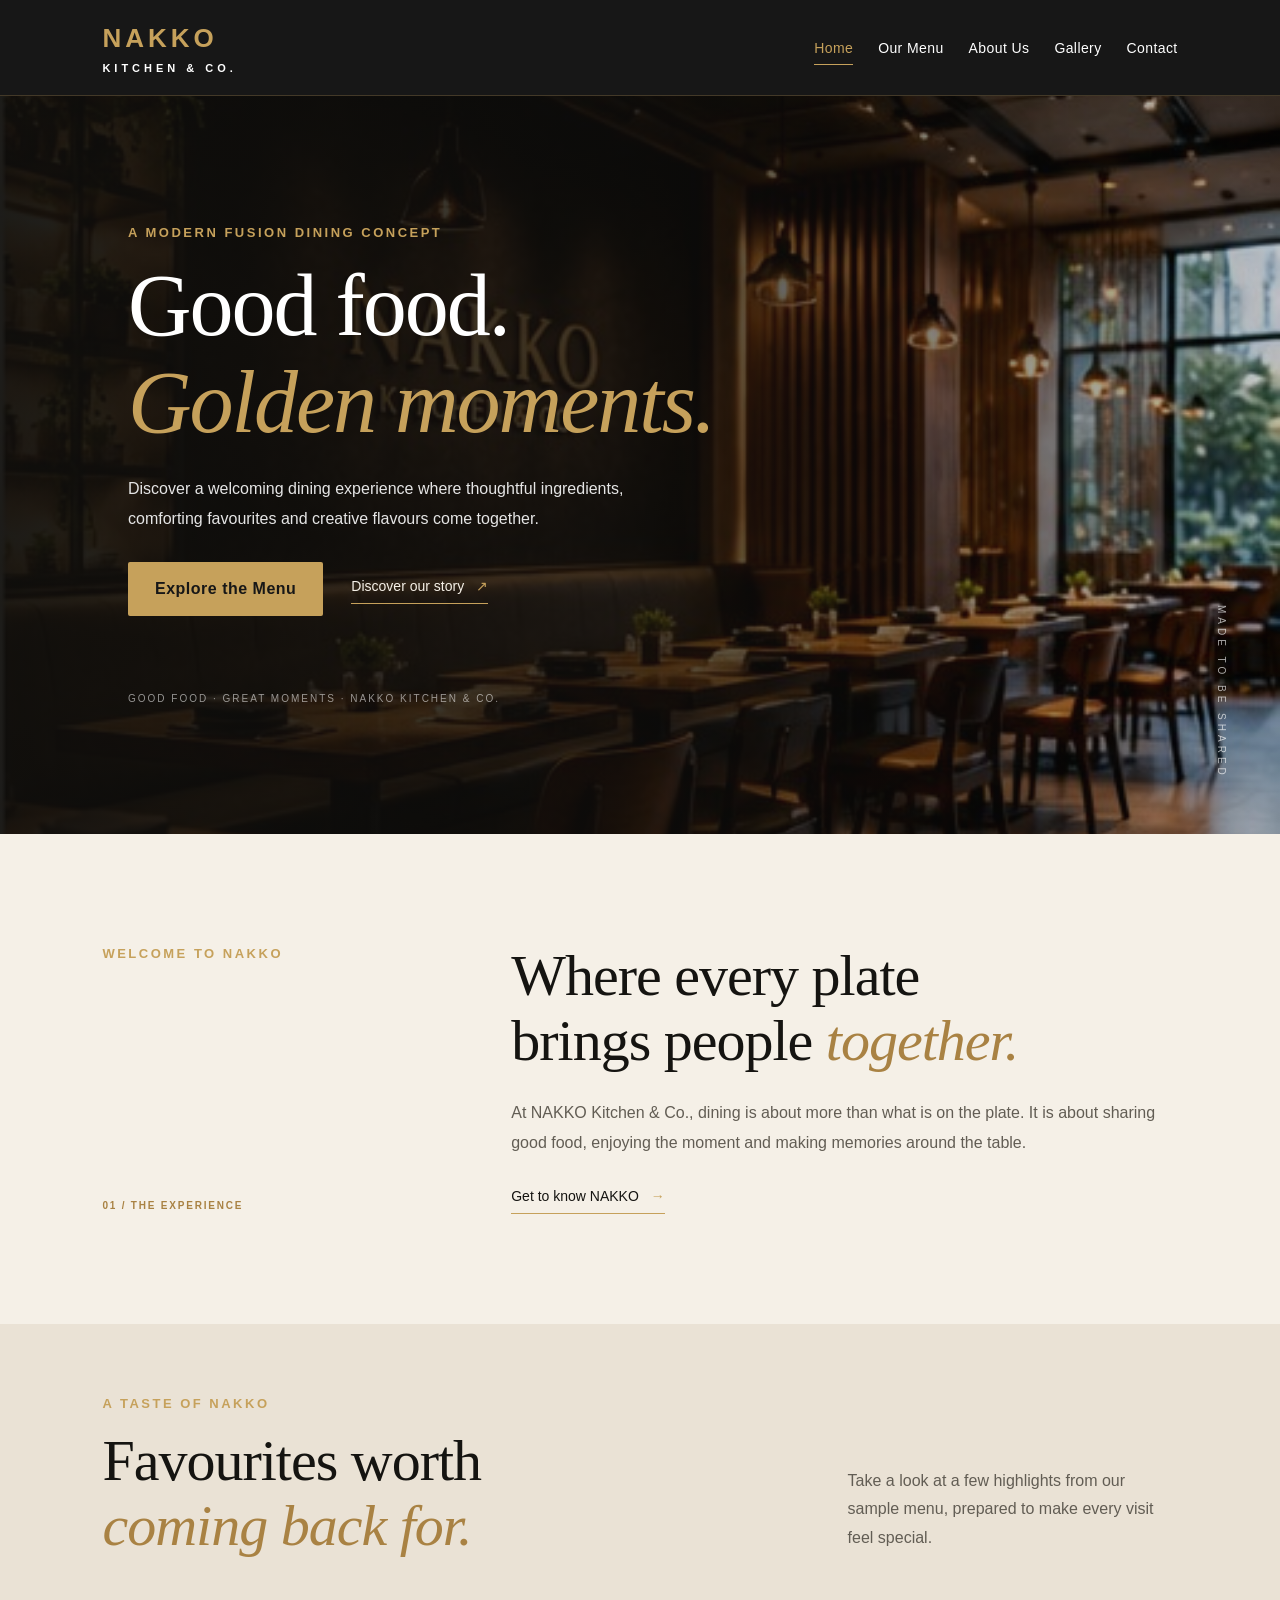
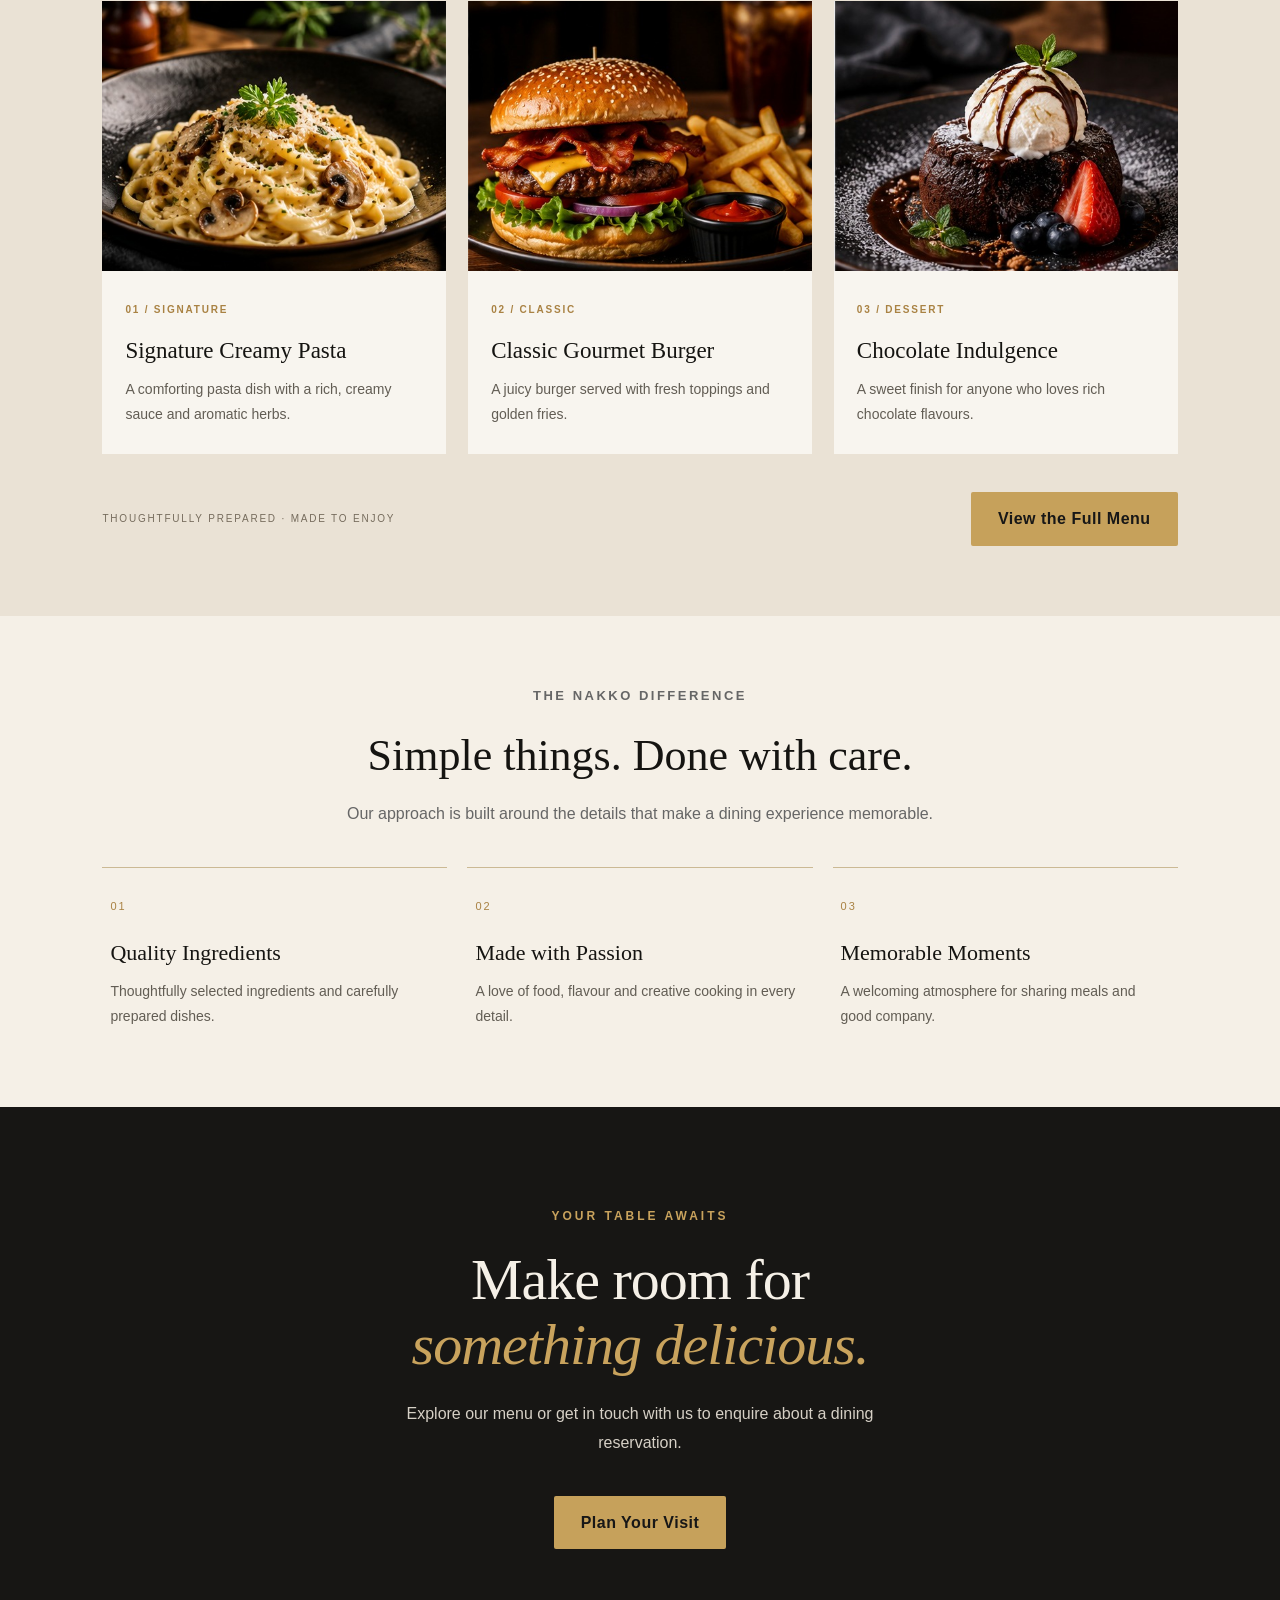
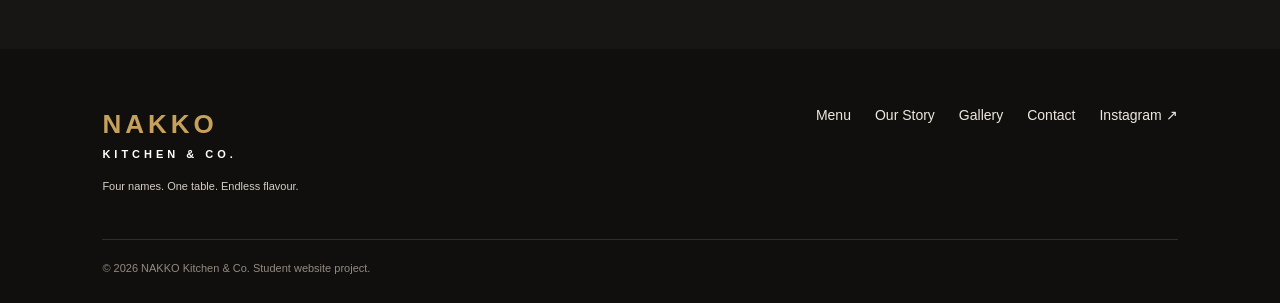
<file: index.html>
<!DOCTYPE html>
<html lang="en">
<head>
    <meta charset="UTF-8">
    <meta name="viewport" content="width=device-width, initial-scale=1.0">
    <meta name="description" content="Discover NAKKO Kitchen & Co., a modern fusion dining concept celebrating delicious food and memorable experiences.">
    <title>NAKKO Kitchen & Co. | Home</title>
    <link rel="stylesheet" href="style.css">
</head>
<body>

    <!-- Main Navigation -->
    <nav class="navbar">
        <a href="index.html" class="logo" aria-label="NAKKO Kitchen and Co. home">
            NAKKO <span>KITCHEN &amp; CO.</span>
        </a>
        <ul class="nav-links">
            <li><a href="index.html" aria-current="page">Home</a></li>
            <li><a href="menu.html">Our Menu</a></li>
            <li><a href="about.html">About Us</a></li>
            <li><a href="gallery.html">Gallery</a></li>
            <li><a href="contact.html">Contact</a></li>
        </ul>
    </nav>

    <!-- Premium Hero -->
    <header class="home-hero">
        <div class="hero-content">
            <p class="eyebrow">A MODERN FUSION DINING CONCEPT</p>
            <h1>Good food.<br><span>Golden moments.</span></h1>
            <p class="hero-description">
                Discover a welcoming dining experience where thoughtful ingredients,
                comforting favourites and creative flavours come together.
            </p>
            <div class="hero-actions">
                <a href="menu.html" class="button">Explore the Menu</a>
                <a href="about.html" class="text-link">Discover our story <span aria-hidden="true">↗</span></a>
            </div>
            <p class="hero-note">GOOD FOOD · GREAT MOMENTS · NAKKO KITCHEN &amp; CO.</p>
        </div>
        <div class="hero-side-note" aria-hidden="true">MADE TO BE SHARED</div>
    </header>

    <main>
        <!-- Brand Introduction -->
        <section class="section intro-section container">
            <div class="intro-label">
                <p class="eyebrow">WELCOME TO NAKKO</p>
                <span class="intro-number">01 / THE EXPERIENCE</span>
            </div>
            <div class="intro-copy">
                <h2>Where every plate<br>brings people <em>together.</em></h2>
                <p>
                    At NAKKO Kitchen &amp; Co., dining is about more than what is on the plate.
                    It is about sharing good food, enjoying the moment and making memories
                    around the table.
                </p>
                <a href="about.html" class="underlined-link">Get to know NAKKO <span aria-hidden="true">→</span></a>
            </div>
        </section>

        <!-- Featured Dishes -->
        <section class="featured-section premium-featured">
            <div class="container section">
                <div class="feature-heading">
                    <div>
                        <p class="eyebrow">A TASTE OF NAKKO</p>
                        <h2>Favourites worth<br><em>coming back for.</em></h2>
                    </div>
                    <p>Take a look at a few highlights from our sample menu, prepared to make every visit feel special.</p>
                </div>
                <div class="cards premium-food-grid">
                    <article class="card food-card premium-food-card">
                        <div class="food-image-wrap"><img src="images/signature-pasta.jpg" alt="Signature creamy pasta served with herbs"></div>
                        <div class="food-card-copy"><span class="food-index">01 / SIGNATURE</span><h3>Signature Creamy Pasta</h3><p>A comforting pasta dish with a rich, creamy sauce and aromatic herbs.</p></div>
                    </article>
                    <article class="card food-card premium-food-card">
                        <div class="food-image-wrap"><img src="images/gourmet-burger.jpg" alt="Gourmet burger served with golden fries"></div>
                        <div class="food-card-copy"><span class="food-index">02 / CLASSIC</span><h3>Classic Gourmet Burger</h3><p>A juicy burger served with fresh toppings and golden fries.</p></div>
                    </article>
                    <article class="card food-card premium-food-card">
                        <div class="food-image-wrap"><img src="images/chocolate-dessert.jpg" alt="Chocolate dessert plated for serving"></div>
                        <div class="food-card-copy"><span class="food-index">03 / DESSERT</span><h3>Chocolate Indulgence</h3><p>A sweet finish for anyone who loves rich chocolate flavours.</p></div>
                    </article>
                </div>
                <div class="feature-footer"><span>THOUGHTFULLY PREPARED · MADE TO ENJOY</span><a href="menu.html" class="button">View the Full Menu</a></div>
            </div>
        </section>

        <!-- Brand Values -->
        <section class="section container values-home">
            <div class="section-title">
                <p class="eyebrow">THE NAKKO DIFFERENCE</p>
                <h2>Simple things. Done with care.</h2>
                <p>Our approach is built around the details that make a dining experience memorable.</p>
            </div>
            <div class="cards values-home-grid">
                <article class="value-card"><span>01</span><h3>Quality Ingredients</h3><p>Thoughtfully selected ingredients and carefully prepared dishes.</p></article>
                <article class="value-card"><span>02</span><h3>Made with Passion</h3><p>A love of food, flavour and creative cooking in every detail.</p></article>
                <article class="value-card"><span>03</span><h3>Memorable Moments</h3><p>A welcoming atmosphere for sharing meals and good company.</p></article>
            </div>
        </section>

        <!-- Visit Call to Action -->
        <section class="visit-section premium-visit">
            <div class="container">
                <p class="eyebrow">YOUR TABLE AWAITS</p>
                <h2>Make room for<br><em>something delicious.</em></h2>
                <p>Explore our menu or get in touch with us to enquire about a dining reservation.</p>
                <a href="contact.html" class="button">Plan Your Visit</a>
            </div>
        </section>
    </main>

    <footer class="site-footer">
        <div class="footer-brand">
            <a href="index.html" class="logo">NAKKO <span>KITCHEN &amp; CO.</span></a>
            <p>Four names. One table. Endless flavour.</p>
        </div>
        <div class="footer-links">
            <a href="menu.html">Menu</a><a href="about.html">Our Story</a><a href="gallery.html">Gallery</a><a href="contact.html">Contact</a>
            <a href="https://www.instagram.com/" target="_blank" rel="noopener noreferrer">Instagram ↗</a>
        </div>
        <p class="footer-copy">&copy; 2026 NAKKO Kitchen &amp; Co. Student website project.</p>
    </footer>

</body>
</html>
</file>
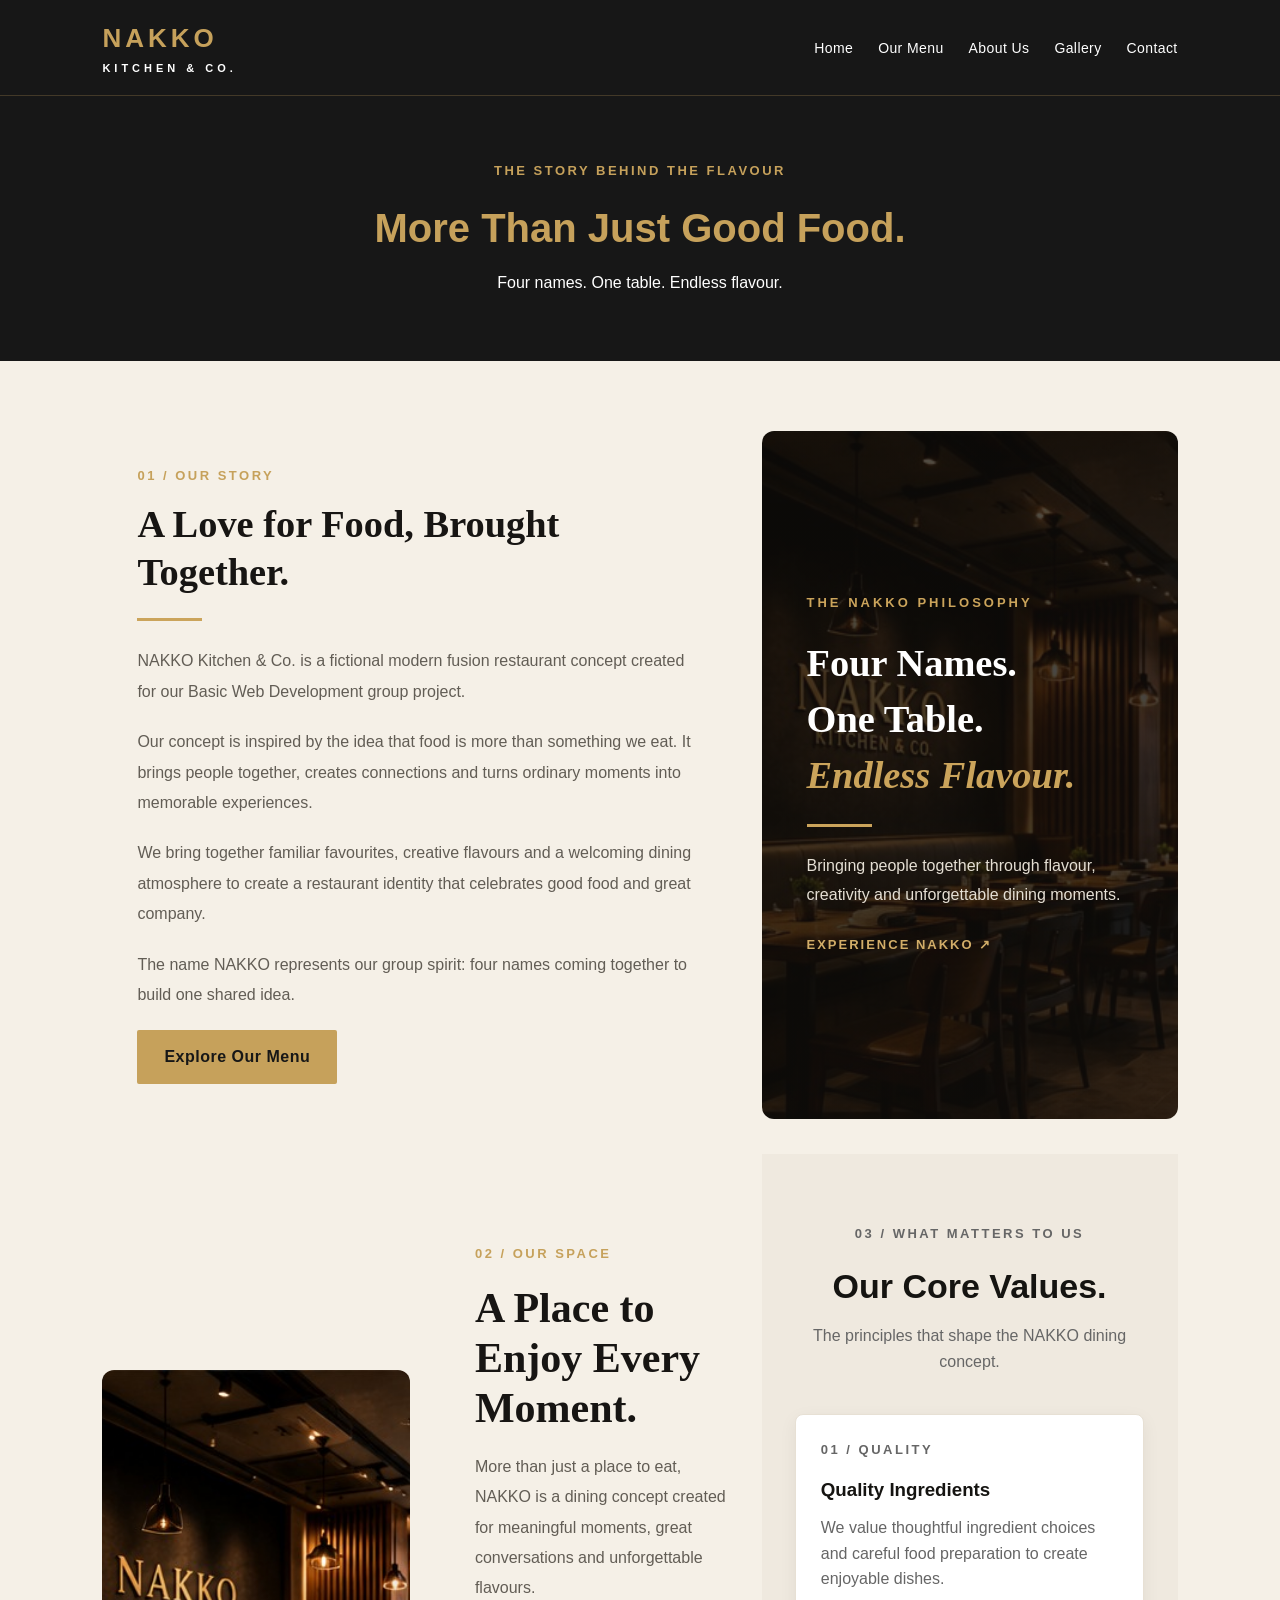
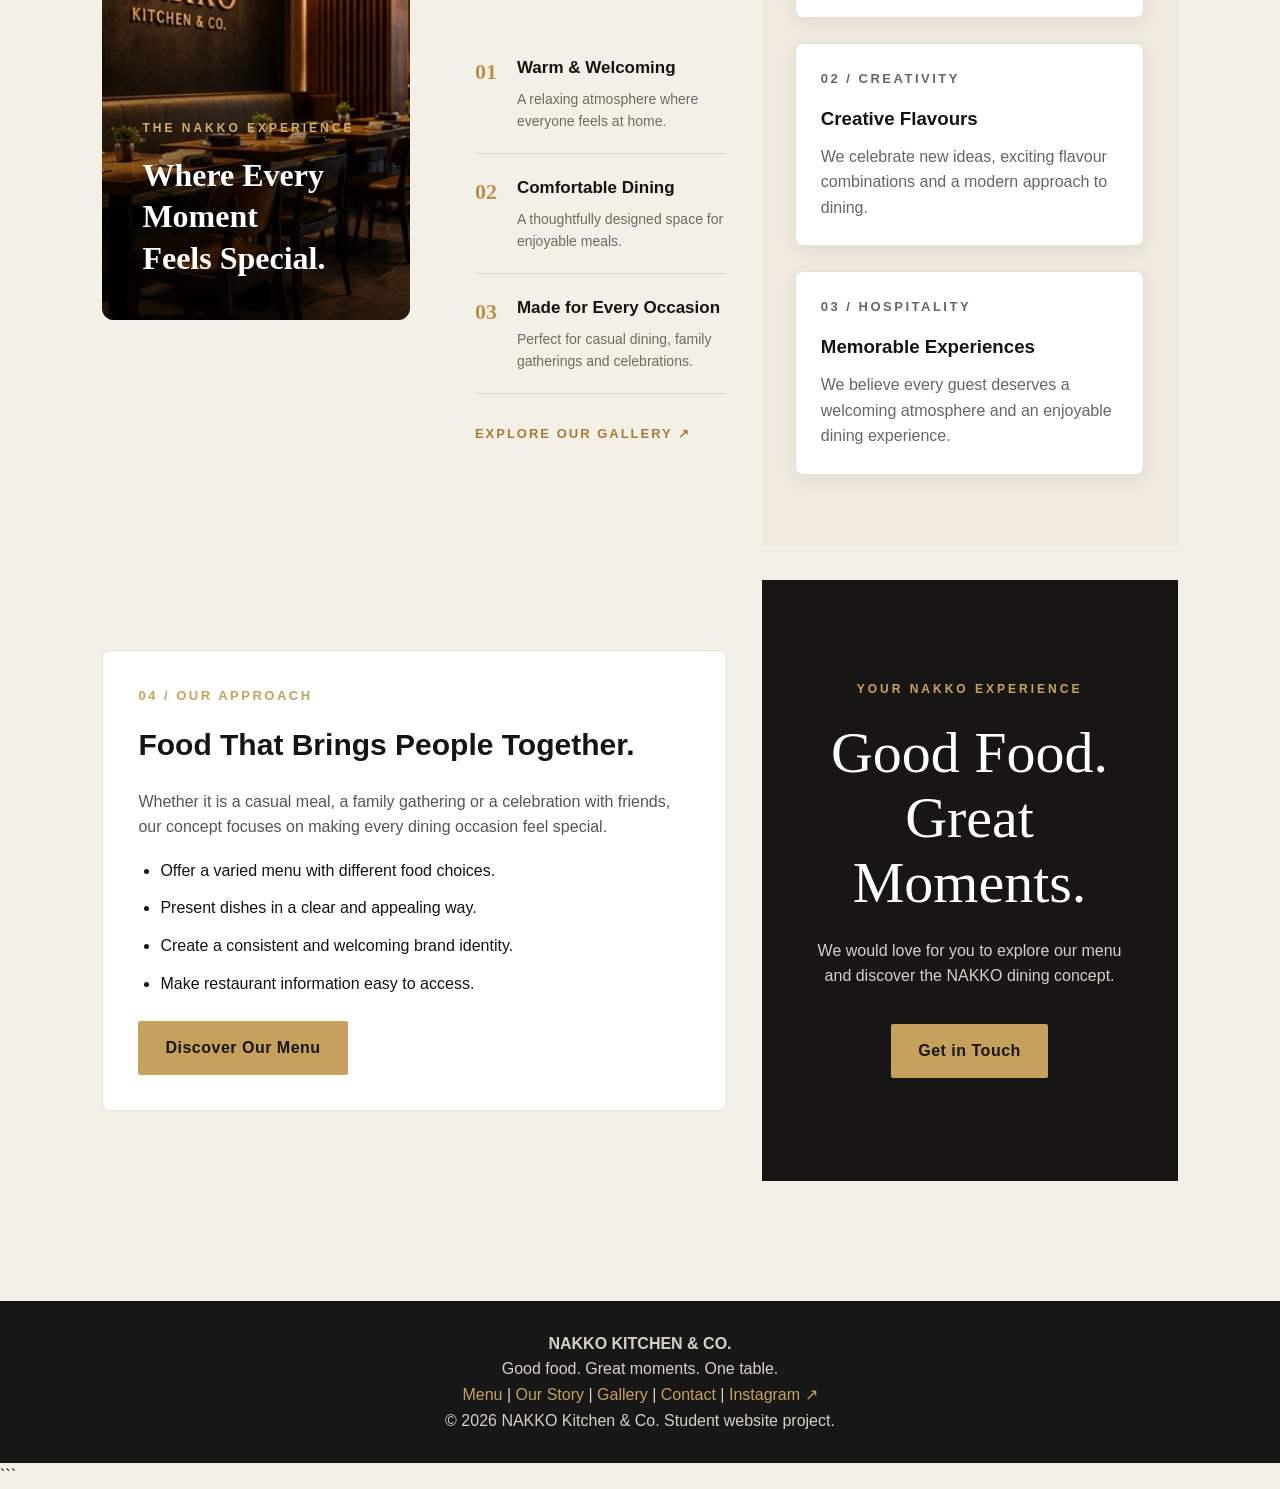
<file: about.html>
<!DOCTYPE html>
<html lang="en">
<head>
    <meta charset="UTF-8">
    <meta name="viewport" content="width=device-width, initial-scale=1.0">
    <meta name="description" content="Discover the story, values and dining philosophy of NAKKO Kitchen & Co.">
    <title>About Us | NAKKO Kitchen & Co.</title>
    <link rel="stylesheet" href="style.css">
</head>
<body>

    <!-- Navigation Bar -->
    <nav class="navbar">
        <a href="index.html" class="logo">
            NAKKO
            <span>KITCHEN & CO.</span>
        </a>

        <ul class="nav-links">
            <li><a href="index.html">Home</a></li>
            <li><a href="menu.html">Our Menu</a></li>
            <li><a href="about.html" class="active">About Us</a></li>
            <li><a href="gallery.html">Gallery</a></li>
            <li><a href="contact.html">Contact</a></li>
        </ul>
    </nav>

    <!-- Page Header -->
    <header class="page-header">
        <p class="eyebrow">THE STORY BEHIND THE FLAVOUR</p>
        <h1>More Than Just Good Food.</h1>
        <p>Four names. One table. Endless flavour.</p>
    </header>

    <main class="container">

        <!-- Our Story -->
        <section class="section">
            <div class="story-layout">

                <div class="story-content">
                    <p class="eyebrow">01 / OUR STORY</p>

                    <h2>A Love for Food, Brought Together.</h2>

                    <p>
                        NAKKO Kitchen & Co. is a fictional modern fusion
                        restaurant concept created for our Basic Web
                        Development group project.
                    </p>

                    <p>
                        Our concept is inspired by the idea that food is
                        more than something we eat. It brings people
                        together, creates connections and turns ordinary
                        moments into memorable experiences.
                    </p>

                    <p>
                        We bring together familiar favourites, creative
                        flavours and a welcoming dining atmosphere to
                        create a restaurant identity that celebrates
                        good food and great company.
                    </p>

                    <p>
                        The name NAKKO represents our group spirit:
                        four names coming together to build one shared
                        idea.
                    </p>

                    <a href="menu.html" class="button">
                        Explore Our Menu
                    </a>
                </div>

                
<div class="story-highlight">
    <div class="philosophy-overlay">
        <p class="eyebrow">THE NAKKO PHILOSOPHY</p>

        <h2>Four Names.</h2>
        <h2>One Table.</h2>
        <h2>Endless Flavour.</h2>

        <div class="philosophy-line"></div>

        <p>
            Bringing people together through flavour,
            creativity and unforgettable dining moments.
        </p>

        <a href="menu.html" class="philosophy-link">
            EXPERIENCE NAKKO ↗
        </a>
    </div>
</div>

     
<!-- Our Space - Premium Layout -->
<section class="section our-space-section">

    <div class="space-layout">

        <div class="space-image">
            <img
                src="images/restaurant-interior.jpg"
                alt="NAKKO Kitchen and Co. restaurant interior"
            >
            <div class="space-image-label">
                <span>THE NAKKO EXPERIENCE</span>
                <h3>Where Every Moment<br>Feels Special.</h3>
            </div>
        </div>

        <div class="space-content">

            <p class="eyebrow">02 / OUR SPACE</p>

            <h2>A Place to Enjoy Every Moment.</h2>

            <p class="space-description">
                More than just a place to eat, NAKKO is a dining
                concept created for meaningful moments, great
                conversations and unforgettable flavours.
            </p>

            <div class="space-feature">
                <span>01</span>
                <div>
                    <h3>Warm & Welcoming</h3>
                    <p>A relaxing atmosphere where everyone feels at home.</p>
                </div>
            </div>

            <div class="space-feature">
                <span>02</span>
                <div>
                    <h3>Comfortable Dining</h3>
                    <p>A thoughtfully designed space for enjoyable meals.</p>
                </div>
            </div>

            <div class="space-feature">
                <span>03</span>
                <div>
                    <h3>Made for Every Occasion</h3>
                    <p>Perfect for casual dining, family gatherings and celebrations.</p>
                </div>
            </div>

            <a href="gallery.html" class="space-link">
                EXPLORE OUR GALLERY ↗
            </a>

        </div>

    </div>


</section>

        <!-- Our Values -->
        <section class="section values-section">

            <div class="section-title">
                <p class="eyebrow">03 / WHAT MATTERS TO US</p>
                <h2>Our Core Values.</h2>
                <p>
                    The principles that shape the NAKKO dining concept.
                </p>
            </div>

            <div class="cards">

                <article class="card">
                    <p class="eyebrow">01 / QUALITY</p>
                    <h3>Quality Ingredients</h3>
                    <p>
                        We value thoughtful ingredient choices and
                        careful food preparation to create enjoyable
                        dishes.
                    </p>
                </article>

                <article class="card">
                    <p class="eyebrow">02 / CREATIVITY</p>
                    <h3>Creative Flavours</h3>
                    <p>
                        We celebrate new ideas, exciting flavour
                        combinations and a modern approach to dining.
                    </p>
                </article>

                <article class="card">
                    <p class="eyebrow">03 / HOSPITALITY</p>
                    <h3>Memorable Experiences</h3>
                    <p>
                        We believe every guest deserves a welcoming
                        atmosphere and an enjoyable dining experience.
                    </p>
                </article>

            </div>
        </section>

        <!-- Our Approach -->
        <section class="section">

            <div class="content-panel">
                <p class="eyebrow">04 / OUR APPROACH</p>

                <h2>Food That Brings People Together.</h2>

                <p>
                    Whether it is a casual meal, a family gathering
                    or a celebration with friends, our concept focuses
                    on making every dining occasion feel special.
                </p>

                <ul class="values-list">
                    <li>Offer a varied menu with different food choices.</li>
                    <li>Present dishes in a clear and appealing way.</li>
                    <li>Create a consistent and welcoming brand identity.</li>
                    <li>Make restaurant information easy to access.</li>
                </ul>

                <a href="menu.html" class="button">
                    Discover Our Menu
                </a>
            </div>

        </section>

        <!-- Call to Action -->
        <section class="visit-section">
            <div class="container">

                <p class="eyebrow">YOUR NAKKO EXPERIENCE</p>

                <h2>Good Food. Great Moments.</h2>

                <p>
                    We would love for you to explore our menu
                    and discover the NAKKO dining concept.
                </p>

                <a href="contact.html" class="button">
                    Get in Touch
                </a>

            </div>
        </section>

    </main>

    <!-- Footer -->
    <footer>
        <p><strong>NAKKO KITCHEN & CO.</strong></p>
        <p>Good food. Great moments. One table.</p>

        <p>
            <a href="menu.html">Menu</a> |
            <a href="about.html">Our Story</a> |
            <a href="gallery.html">Gallery</a> |
            <a href="contact.html">Contact</a> |
            <a href="https://www.instagram.com/"
               target="_blank"
               rel="noopener noreferrer">Instagram ↗</a>
        </p>

        <p>&copy; 2026 NAKKO Kitchen & Co. Student website project.</p>
    </footer>

</body>
</html>
```
</file>
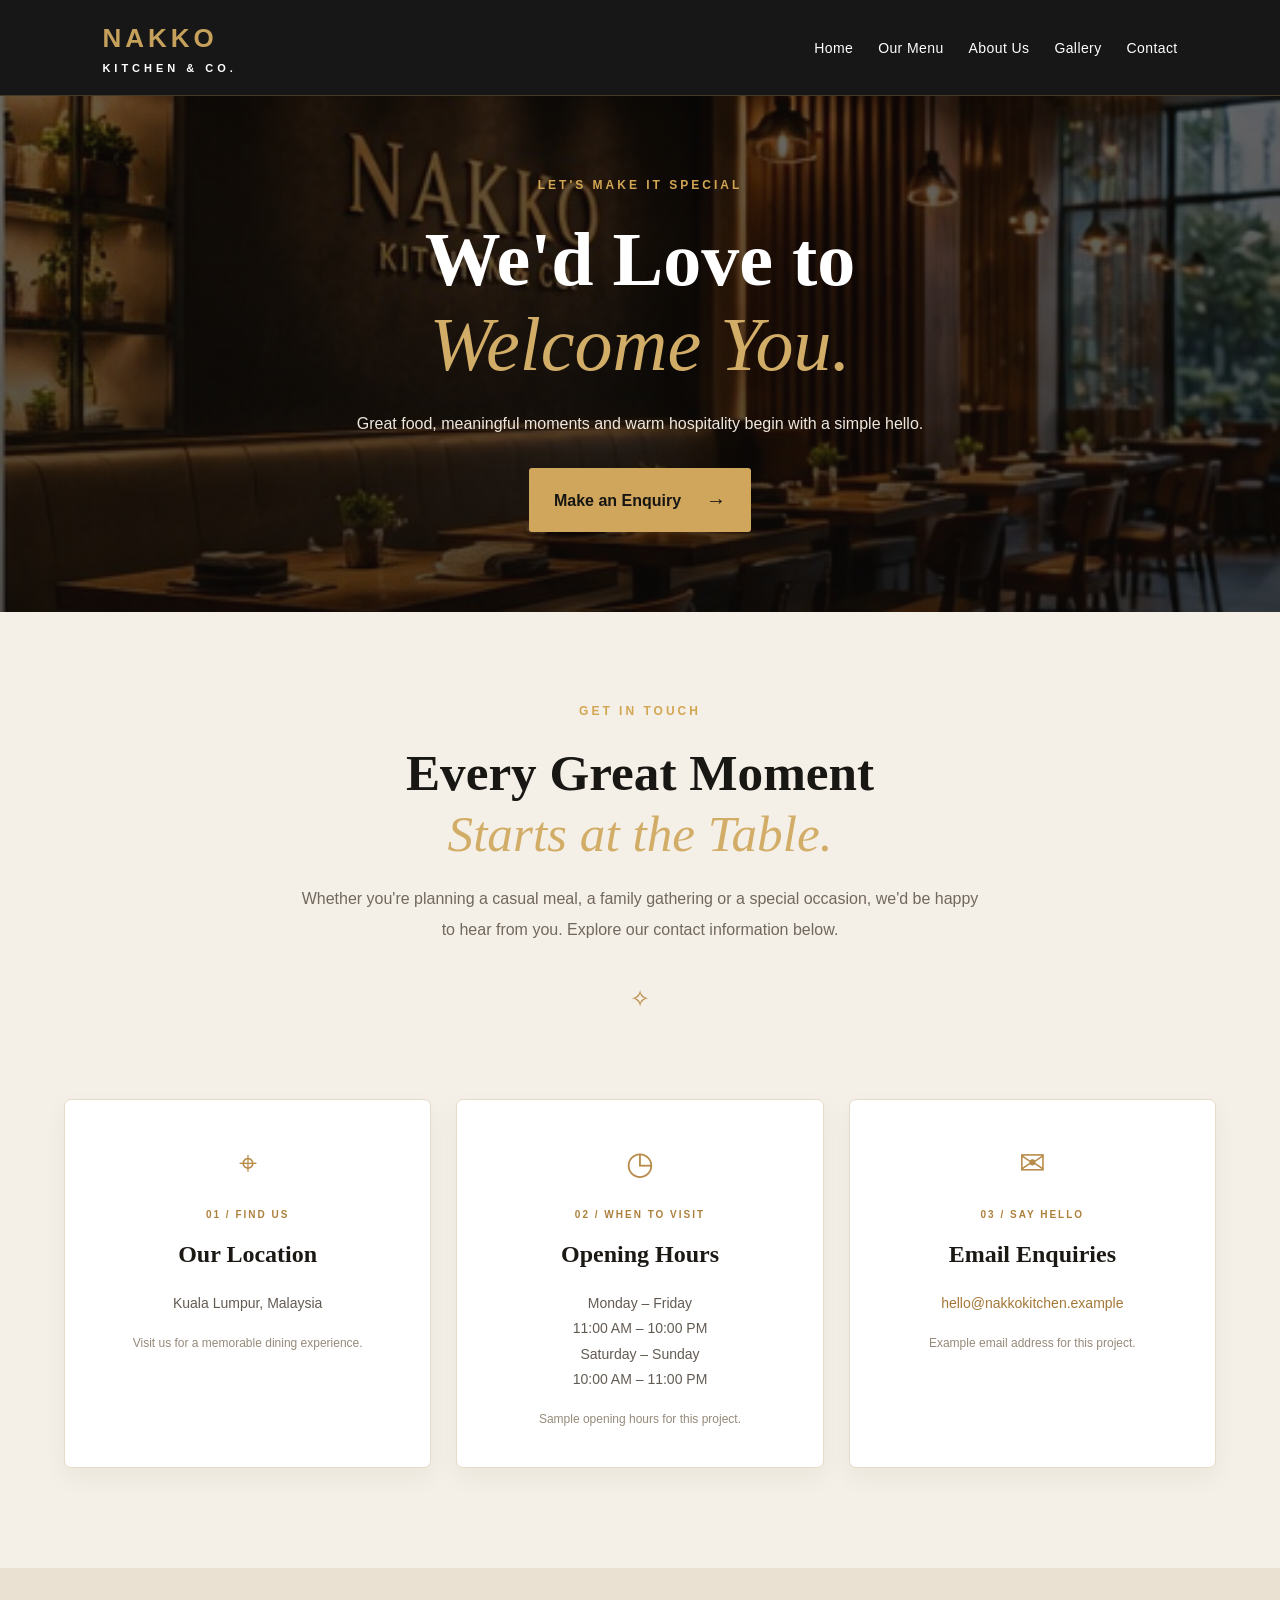
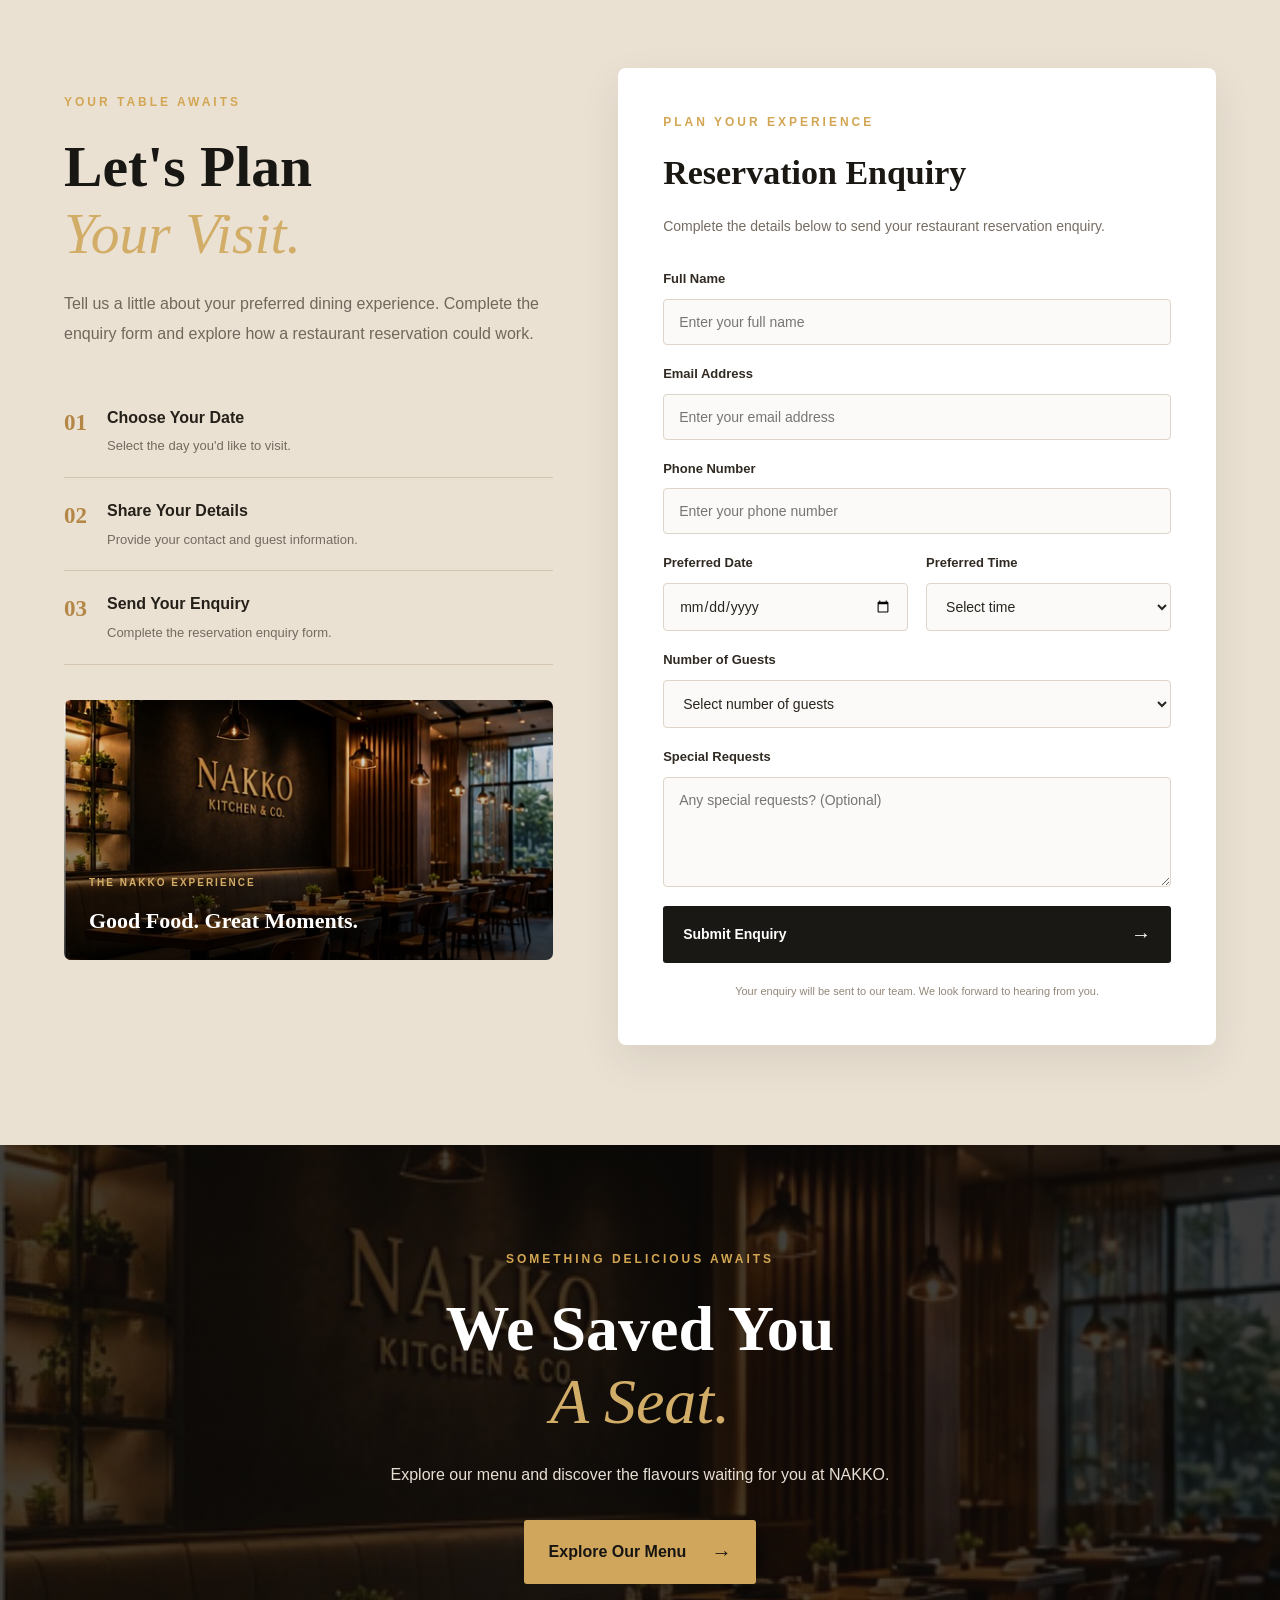
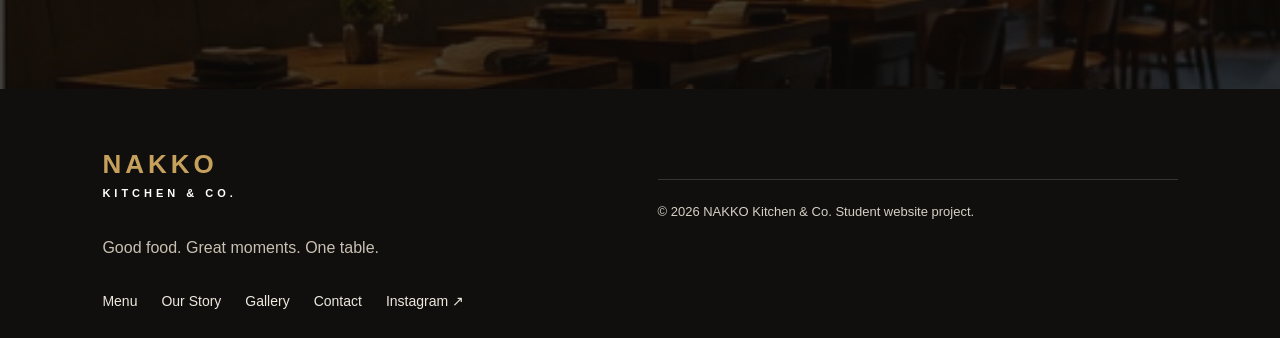
<file: contact.html>
<!DOCTYPE html>
<html lang="en">
<head>
    <meta charset="UTF-8">
    <meta name="viewport" content="width=device-width, initial-scale=1.0">
    <meta name="description" content="Contact NAKKO Kitchen & Co. for enquiries and sample table reservations.">
    <title>Contact | NAKKO Kitchen & Co.</title>
    <link rel="stylesheet" href="style.css">
</head>
<body>

    <!-- Navigation -->
    <nav class="navbar">
        <a href="index.html" class="logo">
            NAKKO
            <span>KITCHEN & CO.</span>
        </a>

        <ul class="nav-links">
            <li><a href="index.html">Home</a></li>
            <li><a href="menu.html">Our Menu</a></li>
            <li><a href="about.html">About Us</a></li>
            <li><a href="gallery.html">Gallery</a></li>
            <li><a href="contact.html" class="active">Contact</a></li>
        </ul>
    </nav>

    <main>

        <!-- Premium Contact Hero -->
        <header class="contact-hero-premium">
            <div class="contact-hero-overlay">
                <p class="eyebrow">LET'S MAKE IT SPECIAL</p>
                <h1>We'd Love to<br><em>Welcome You.</em></h1>
                <p>
                    Great food, meaningful moments and warm hospitality
                    begin with a simple hello.
                </p>
                <a href="#reservation" class="contact-gold-button">
                    Make an Enquiry <span>→</span>
                </a>
            </div>
        </header>

        <!-- Contact Introduction -->
        <section class="contact-intro-premium">
            <p class="eyebrow">GET IN TOUCH</p>
            <h2>Every Great Moment<br><em>Starts at the Table.</em></h2>
            <p>
                Whether you're planning a casual meal, a family gathering
                or a special occasion, we'd be happy to hear from you.
                Explore our contact information below.
            </p>
            <div class="contact-divider">
                <span>✧</span>
            </div>
        </section>

        <!-- Contact Information -->
        <section class="contact-information">

            <div class="contact-info-card">
                <div class="contact-icon">⌖</div>
                <p class="contact-card-number">01 / FIND US</p>
                <h3>Our Location</h3>
                <p>Kuala Lumpur, Malaysia</p>
                <span class="contact-card-note">
                    Visit us for a memorable dining experience.
                </span>
            </div>

            <div class="contact-info-card">
                <div class="contact-icon">◷</div>
                <p class="contact-card-number">02 / WHEN TO VISIT</p>
                <h3>Opening Hours</h3>
                <p>Monday – Friday</p>
                <p>11:00 AM – 10:00 PM</p>
                <p>Saturday – Sunday</p>
                <p>10:00 AM – 11:00 PM</p>
                <span class="contact-card-note">
                    Sample opening hours for this project.
                </span>
            </div>

            <div class="contact-info-card">
                <div class="contact-icon">✉</div>
                <p class="contact-card-number">03 / SAY HELLO</p>
                <h3>Email Enquiries</h3>
                <p>
                    <a href="mailto:hello@nakkokitchen.example">
                        hello@nakkokitchen.example
                    </a>
                </p>
                <span class="contact-card-note">
                    Example email address for this project.
                </span>
            </div>

        </section>

        <!-- Reservation Section -->
        <section class="reservation-premium" id="reservation">

            <div class="reservation-layout">

                <!-- Left Side -->
                <div class="reservation-story">
                    <p class="eyebrow">YOUR TABLE AWAITS</p>
                    <h2>Let's Plan<br><em>Your Visit.</em></h2>

                    <p>
                        Tell us a little about your preferred dining
                        experience. Complete the enquiry form and explore
                        how a restaurant reservation could work.
                    </p>

                    <div class="reservation-detail">
                        <span>01</span>
                        <div>
                            <h3>Choose Your Date</h3>
                            <p>Select the day you'd like to visit.</p>
                        </div>
                    </div>

                    <div class="reservation-detail">
                        <span>02</span>
                        <div>
                            <h3>Share Your Details</h3>
                            <p>Provide your contact and guest information.</p>
                        </div>
                    </div>

                    <div class="reservation-detail">
                        <span>03</span>
                        <div>
                            <h3>Send Your Enquiry</h3>
                            <p>Complete the reservation enquiry form.</p>
                        </div>
                    </div>

                    <div class="reservation-image">
                        <img
                            src="images/restaurant-interior.jpg"
                            alt="NAKKO Kitchen and Co. dining atmosphere"
                        >
                        <div class="reservation-image-caption">
                            <span>THE NAKKO EXPERIENCE</span>
                            <h3>Good Food. Great Moments.</h3>
                        </div>
                    </div>
                </div>

                <!-- Right Side: Form -->
                <div class="reservation-form-panel">

                    <div class="reservation-form-heading">
                        <p class="eyebrow">PLAN YOUR EXPERIENCE</p>
                        <h2>Reservation Enquiry</h2>
                        <p>
                            Complete the details below to send
                            your restaurant reservation enquiry.
                        </p>
                    </div>

                    <!-- Working Email Enquiry Form -->
                    <form
                        class="contact-form-premium"
                        action="https://formsubmit.co/skylightalucard@gmail.com"
                        method="POST"
                    >

                        <!-- Email Settings -->
                        <input
                            type="hidden"
                            name="_subject"
                            value="New Reservation Enquiry - NAKKO Kitchen"
                        >

                        <!-- Redirect to Contact Page Footer -->
                        <input
                            type="hidden"
                            name="_next"
                            value="https://narresh3105.github.io/nakko-kitchen/contact.html#footer"
                        >

                        <!-- Spam Protection -->
                        <input
                            type="text"
                            name="_honey"
                            style="display:none"
                            tabindex="-1"
                            autocomplete="off"
                        >

                        <div class="form-field">
                            <label for="customer-name">Full Name</label>
                            <input
                                type="text"
                                id="customer-name"
                                name="customer-name"
                                placeholder="Enter your full name"
                                required
                            >
                        </div>

                        <div class="form-field">
                            <label for="customer-email">Email Address</label>
                            <input
                                type="email"
                                id="customer-email"
                                name="email"
                                placeholder="Enter your email address"
                                required
                            >
                        </div>

                        <div class="form-field">
                            <label for="customer-phone">Phone Number</label>
                            <input
                                type="tel"
                                id="customer-phone"
                                name="customer-phone"
                                placeholder="Enter your phone number"
                                required
                            >
                        </div>

                        <div class="form-row">

                            <div class="form-field">
                                <label for="reservation-date">Preferred Date</label>
                                <input
                                    type="date"
                                    id="reservation-date"
                                    name="reservation-date"
                                    required
                                >
                            </div>

                            <div class="form-field">
                                <label for="reservation-time">Preferred Time</label>
                                <select
                                    id="reservation-time"
                                    name="reservation-time"
                                    required
                                >
                                    <option value="">Select time</option>
                                    <option value="11:00 AM">11:00 AM</option>
                                    <option value="12:00 PM">12:00 PM</option>
                                    <option value="1:00 PM">1:00 PM</option>
                                    <option value="2:00 PM">2:00 PM</option>
                                    <option value="6:00 PM">6:00 PM</option>
                                    <option value="7:00 PM">7:00 PM</option>
                                    <option value="8:00 PM">8:00 PM</option>
                                    <option value="9:00 PM">9:00 PM</option>
                                </select>
                            </div>

                        </div>

                        <div class="form-field">
                            <label for="guest-count">Number of Guests</label>
                            <select
                                id="guest-count"
                                name="guest-count"
                                required
                            >
                                <option value="">Select number of guests</option>
                                <option value="1">1 guest</option>
                                <option value="2">2 guests</option>
                                <option value="3">3 guests</option>
                                <option value="4">4 guests</option>
                                <option value="5">5 guests</option>
                                <option value="6+">6 or more guests</option>
                            </select>
                        </div>

                        <div class="form-field">
                            <label for="special-request">Special Requests</label>
                            <textarea
                                id="special-request"
                                name="special-request"
                                rows="4"
                                placeholder="Any special requests? (Optional)"
                            ></textarea>
                        </div>

                        <button type="submit" class="contact-submit-button">
                            Submit Enquiry <span>→</span>
                        </button>

                        <p class="form-note-premium">
                            Your enquiry will be sent to our team.
                            We look forward to hearing from you.
                        </p>

                    </form>
                </div>

            </div>

        </section>

        <!-- Final Contact CTA -->
        <section class="contact-final-cta">
            <div class="contact-final-content">
                <p class="eyebrow">SOMETHING DELICIOUS AWAITS</p>
                <h2>We Saved You<br><em>A Seat.</em></h2>
                <p>
                    Explore our menu and discover the flavours
                    waiting for you at NAKKO.
                </p>
                <a href="menu.html" class="contact-gold-button">
                    Explore Our Menu <span>→</span>
                </a>
            </div>
        </section>

    </main>

    <!-- Footer -->
    <footer class="site-footer" id="footer">
        <div class="footer-main">

            <div>
                <a href="index.html" class="logo">
                    NAKKO
                    <span>KITCHEN & CO.</span>
                </a>
                <p>Good food. Great moments. One table.</p>
            </div>

            <div class="footer-links">
                <a href="menu.html">Menu</a>
                <a href="about.html">Our Story</a>
                <a href="gallery.html">Gallery</a>
                <a href="contact.html">Contact</a>
                <a href="https://www.instagram.com/"
                   target="_blank"
                   rel="noopener noreferrer">Instagram ↗</a>
            </div>

        </div>

        <div class="footer-bottom">
            <p>&copy; 2026 NAKKO Kitchen & Co. Student website project.</p>
        </div>
    </footer>

</body>
</html>
</file>
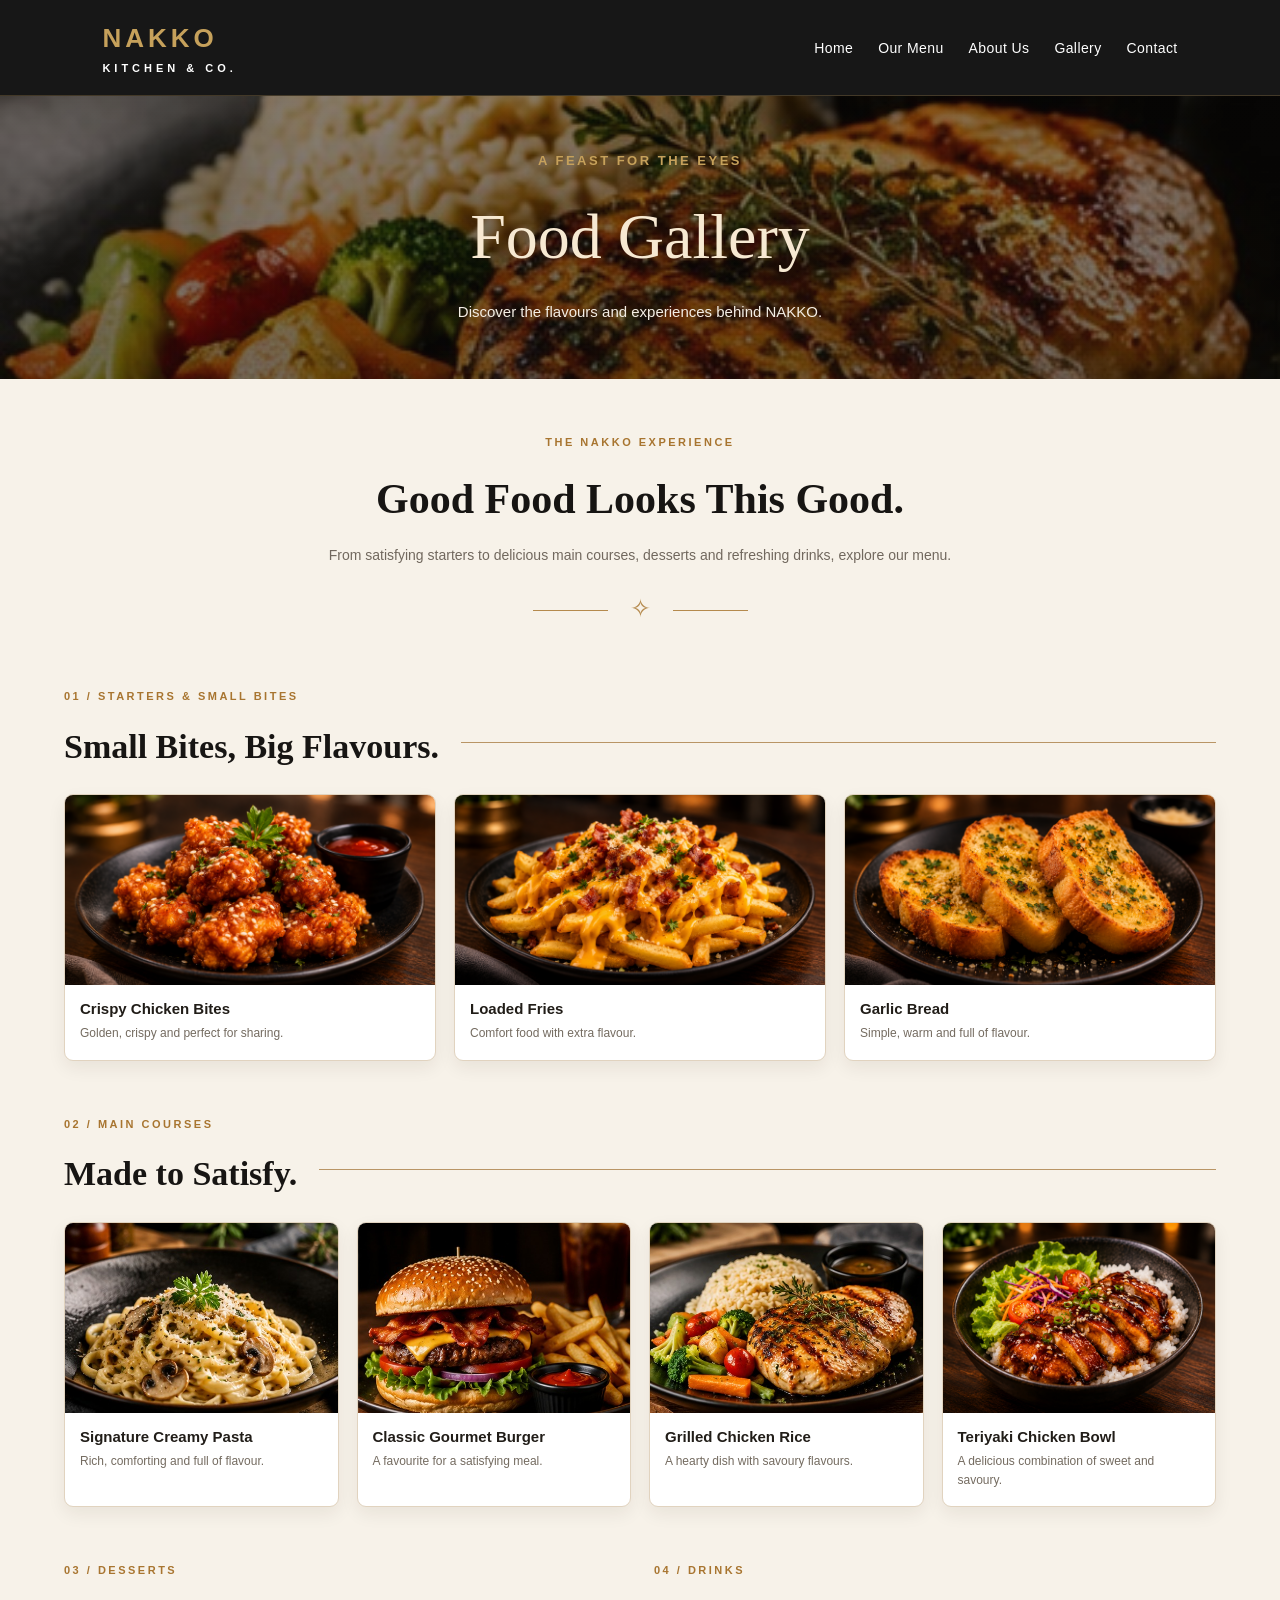
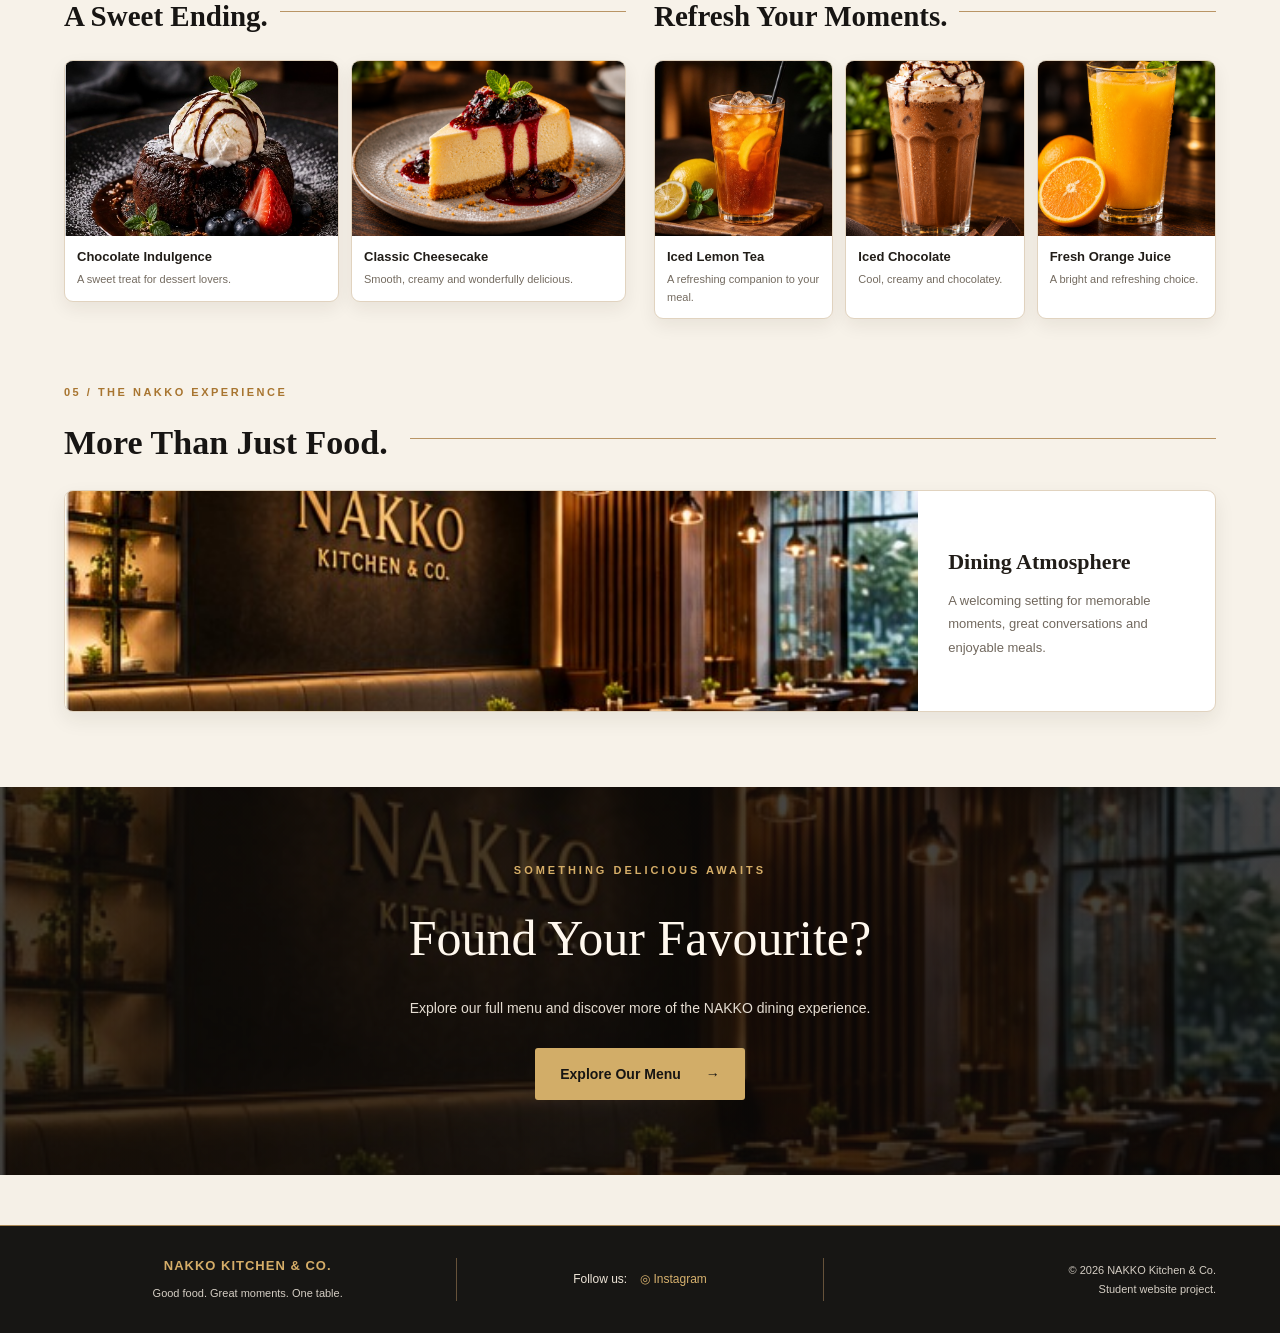
<file: gallery.html>
<!DOCTYPE html>
<html lang="en">
<head>
    <meta charset="UTF-8">
    <meta name="viewport" content="width=device-width, initial-scale=1.0">
    <meta name="description" content="Explore the food, drinks and dining experience of NAKKO Kitchen & Co.">
    <title>Food Gallery | NAKKO Kitchen & Co.</title>
    <link rel="stylesheet" href="style.css">
</head>

<body>

    <!-- Navigation -->
    <nav class="navbar">
        <a href="index.html" class="logo">
            NAKKO
            <span>KITCHEN & CO.</span>
        </a>

        <ul class="nav-links">
            <li><a href="index.html">Home</a></li>
            <li><a href="menu.html">Our Menu</a></li>
            <li><a href="about.html">About Us</a></li>
            <li><a href="gallery.html" class="active">Gallery</a></li>
            <li><a href="contact.html">Contact</a></li>
        </ul>
    </nav>

    <!-- Gallery Hero -->
    <header class="gallery-hero">
        <div class="gallery-hero-content">
            <p class="eyebrow">A FEAST FOR THE EYES</p>
            <h1>Food Gallery</h1>
            <p>Discover the flavours and experiences behind NAKKO.</p>
        </div>
    </header>

    <main class="premium-gallery">

        <!-- Introduction -->
        <section class="gallery-intro">
            <p class="eyebrow">THE NAKKO EXPERIENCE</p>
            <h2>Good Food Looks This Good.</h2>
            <p>
                From satisfying starters to delicious main courses,
                desserts and refreshing drinks, explore our menu.
            </p>
            <div class="gallery-divider">✧</div>
        </section>

        <!-- Starters -->
        <section class="gallery-section">
            <div class="gallery-section-heading">
                <div>
                    <p class="eyebrow">01 / STARTERS & SMALL BITES</p>
                    <h2>Small Bites, Big Flavours.</h2>
                </div>
                <span class="heading-line"></span>
            </div>

            <div class="premium-grid three-columns">

                <article class="premium-card">
                    <div class="premium-image">
                        <img src="images/crispy-chicken-bites.png"
                             alt="Crispy chicken bites">
                    </div>
                    <div class="premium-caption">
                        <h3>Crispy Chicken Bites</h3>
                        <p>Golden, crispy and perfect for sharing.</p>
                    </div>
                </article>

                <article class="premium-card">
                    <div class="premium-image">
                        <img src="images/loaded-fries.png"
                             alt="Loaded fries with cheese">
                    </div>
                    <div class="premium-caption">
                        <h3>Loaded Fries</h3>
                        <p>Comfort food with extra flavour.</p>
                    </div>
                </article>

                <article class="premium-card">
                    <div class="premium-image">
                        <img src="images/garlic-bread.png"
                             alt="Golden garlic bread">
                    </div>
                    <div class="premium-caption">
                        <h3>Garlic Bread</h3>
                        <p>Simple, warm and full of flavour.</p>
                    </div>
                </article>

            </div>
        </section>

        <!-- Main Courses -->
        <section class="gallery-section">
            <div class="gallery-section-heading">
                <div>
                    <p class="eyebrow">02 / MAIN COURSES</p>
                    <h2>Made to Satisfy.</h2>
                </div>
                <span class="heading-line"></span>
            </div>

            <div class="premium-grid four-columns">

                <article class="premium-card">
                    <div class="premium-image">
                        <img src="images/signature-pasta.jpg"
                             alt="Signature creamy pasta">
                    </div>
                    <div class="premium-caption">
                        <h3>Signature Creamy Pasta</h3>
                        <p>Rich, comforting and full of flavour.</p>
                    </div>
                </article>

                <article class="premium-card">
                    <div class="premium-image">
                        <img src="images/gourmet-burger.jpg"
                             alt="Classic gourmet burger">
                    </div>
                    <div class="premium-caption">
                        <h3>Classic Gourmet Burger</h3>
                        <p>A favourite for a satisfying meal.</p>
                    </div>
                </article>

                <article class="premium-card">
                    <div class="premium-image">
                        <img src="images/grilled-chicken.jpg"
                             alt="Grilled chicken rice">
                    </div>
                    <div class="premium-caption">
                        <h3>Grilled Chicken Rice</h3>
                        <p>A hearty dish with savoury flavours.</p>
                    </div>
                </article>

                <article class="premium-card">
                    <div class="premium-image">
                        <img src="images/teriyaki-chicken-bowl.png"
                             alt="Teriyaki chicken rice bowl">
                    </div>
                    <div class="premium-caption">
                        <h3>Teriyaki Chicken Bowl</h3>
                        <p>A delicious combination of sweet and savoury.</p>
                    </div>
                </article>

            </div>
        </section>

        <!-- Desserts and Drinks -->
        <div class="gallery-split">

            <!-- Desserts -->
            <section class="gallery-section split-section">
                <div class="gallery-section-heading">
                    <div>
                        <p class="eyebrow">03 / DESSERTS</p>
                        <h2>A Sweet Ending.</h2>
                    </div>
                    <span class="heading-line"></span>
                </div>

                <div class="premium-grid two-columns">

                    <article class="premium-card">
                        <div class="premium-image">
                            <img src="images/chocolate-dessert.jpg"
                                 alt="Chocolate dessert">
                        </div>
                        <div class="premium-caption">
                            <h3>Chocolate Indulgence</h3>
                            <p>A sweet treat for dessert lovers.</p>
                        </div>
                    </article>

                    <article class="premium-card">
                        <div class="premium-image">
                            <img src="images/classic-cheesecake.png"
                                 alt="Classic cheesecake with berry topping">
                        </div>
                        <div class="premium-caption">
                            <h3>Classic Cheesecake</h3>
                            <p>Smooth, creamy and wonderfully delicious.</p>
                        </div>
                    </article>

                </div>
            </section>

            <!-- Drinks -->
            <section class="gallery-section split-section">
                <div class="gallery-section-heading">
                    <div>
                        <p class="eyebrow">04 / DRINKS</p>
                        <h2>Refresh Your Moments.</h2>
                    </div>
                    <span class="heading-line"></span>
                </div>

                <div class="premium-grid three-columns">

                    <article class="premium-card">
                        <div class="premium-image">
                            <img src="images/iced-lemon-tea.jpg"
                                 alt="Refreshing iced lemon tea">
                        </div>
                        <div class="premium-caption">
                            <h3>Iced Lemon Tea</h3>
                            <p>A refreshing companion to your meal.</p>
                        </div>
                    </article>

                    <article class="premium-card">
                        <div class="premium-image">
                            <img src="images/iced-chocolate.png"
                                 alt="Creamy iced chocolate">
                        </div>
                        <div class="premium-caption">
                            <h3>Iced Chocolate</h3>
                            <p>Cool, creamy and chocolatey.</p>
                        </div>
                    </article>

                    <article class="premium-card">
                        <div class="premium-image">
                            <img src="images/fresh-orange-juice.png"
                                 alt="Fresh orange juice">
                        </div>
                        <div class="premium-caption">
                            <h3>Fresh Orange Juice</h3>
                            <p>A bright and refreshing choice.</p>
                        </div>
                    </article>

                </div>
            </section>

        </div>

        <!-- Restaurant Experience -->
        <section class="gallery-section experience-section">
            <div class="gallery-section-heading">
                <div>
                    <p class="eyebrow">05 / THE NAKKO EXPERIENCE</p>
                    <h2>More Than Just Food.</h2>
                </div>
                <span class="heading-line"></span>
            </div>

            <div class="experience-card">
                <div class="experience-image">
                    <img src="images/restaurant-interior.jpg"
                         alt="Elegant NAKKO restaurant interior">
                </div>
                <div class="experience-caption">
                    <h3>Dining Atmosphere</h3>
                    <p>
                        A welcoming setting for memorable moments,
                        great conversations and enjoyable meals.
                    </p>
                </div>
            </div>
        </section>

    </main>

    <!-- Call to Action -->
    <section class="gallery-cta">
        <div class="gallery-cta-content">
            <p class="eyebrow">SOMETHING DELICIOUS AWAITS</p>
            <h2>Found Your Favourite?</h2>
            <p>
                Explore our full menu and discover more of
                the NAKKO dining experience.
            </p>
            <a href="menu.html" class="gallery-cta-button">
                Explore Our Menu <span>→</span>
            </a>
        </div>
    </section>

    <!-- Footer -->
    <footer class="premium-footer">
        <div class="footer-brand">
            <h3>NAKKO KITCHEN & CO.</h3>
            <p>Good food. Great moments. One table.</p>
        </div>

        <div class="footer-social">
            <span>Follow us:</span>
            <a href="https://www.instagram.com/"
               target="_blank"
               rel="noopener noreferrer">
                ◎ Instagram
            </a>
        </div>

        <div class="footer-copyright">
            <p>&copy; 2026 NAKKO Kitchen & Co.</p>
            <p>Student website project.</p>
        </div>
    </footer>

</body>
</html>
</file>
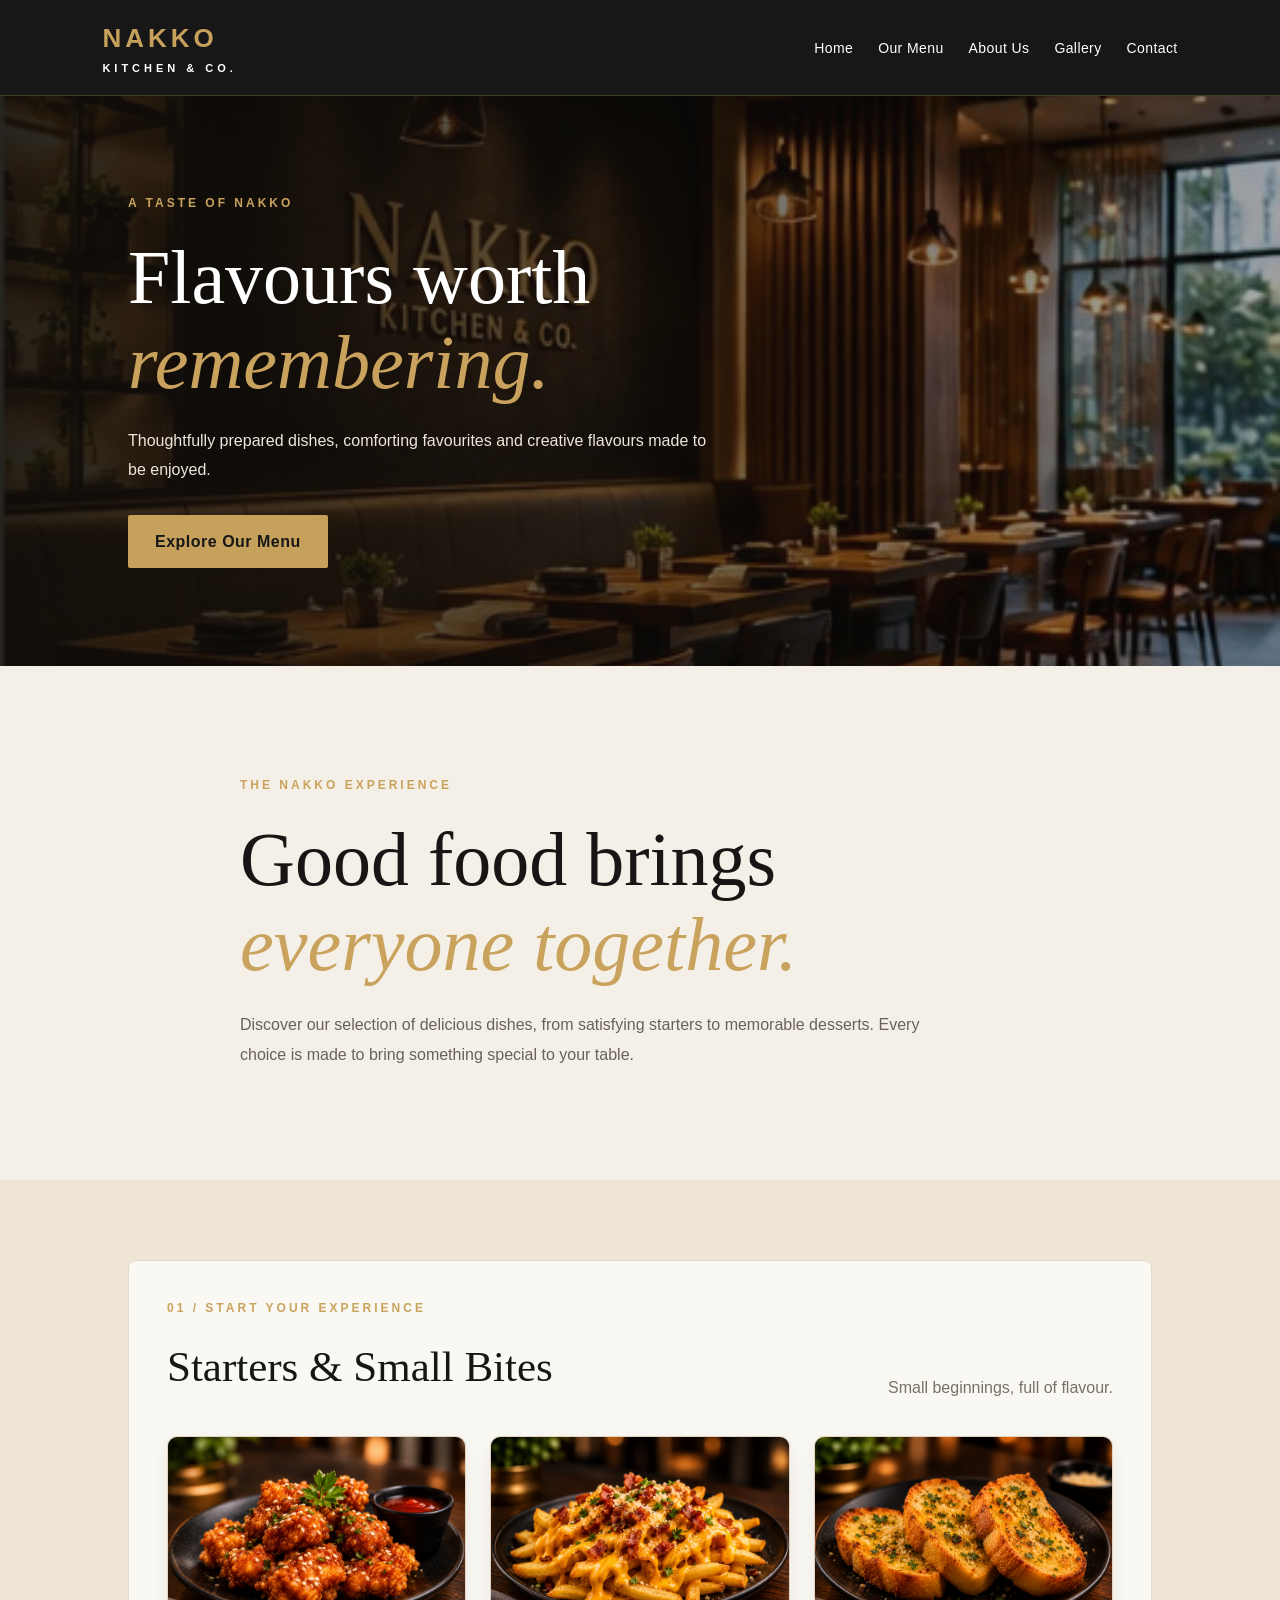
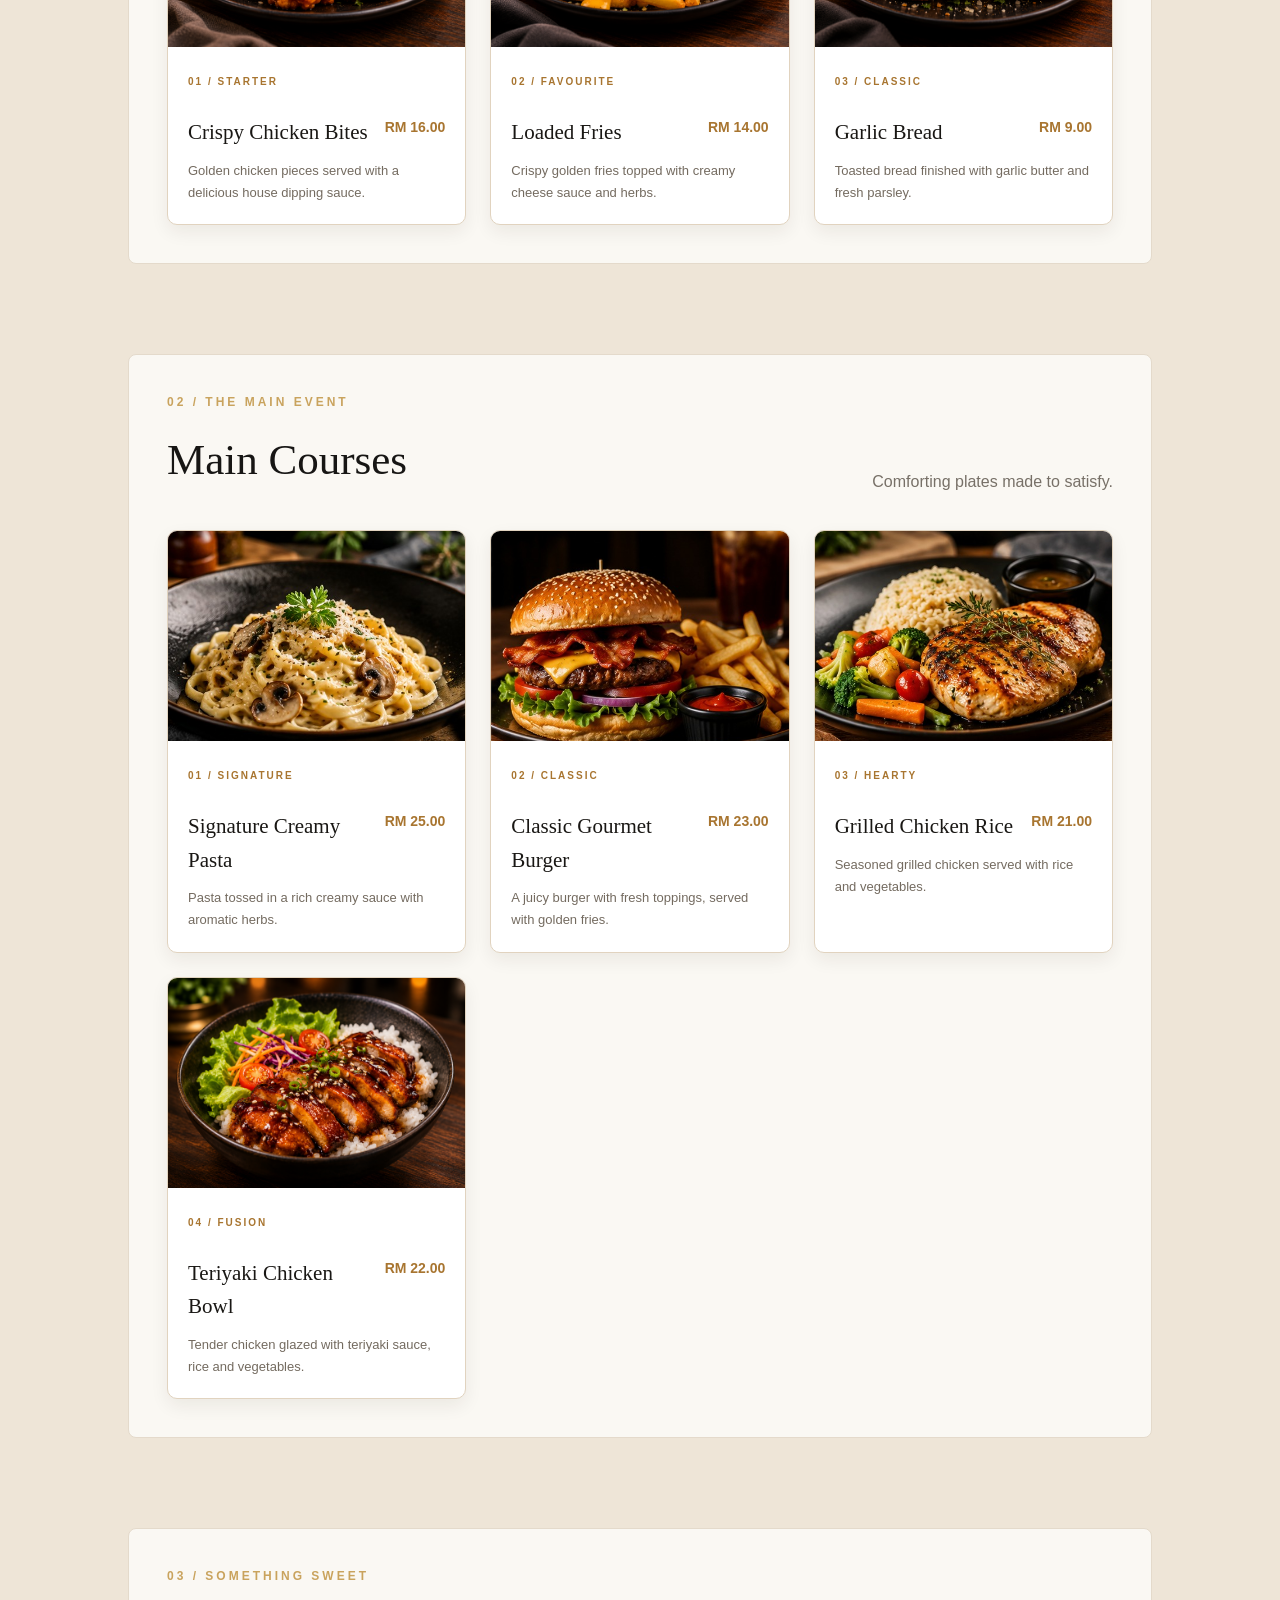
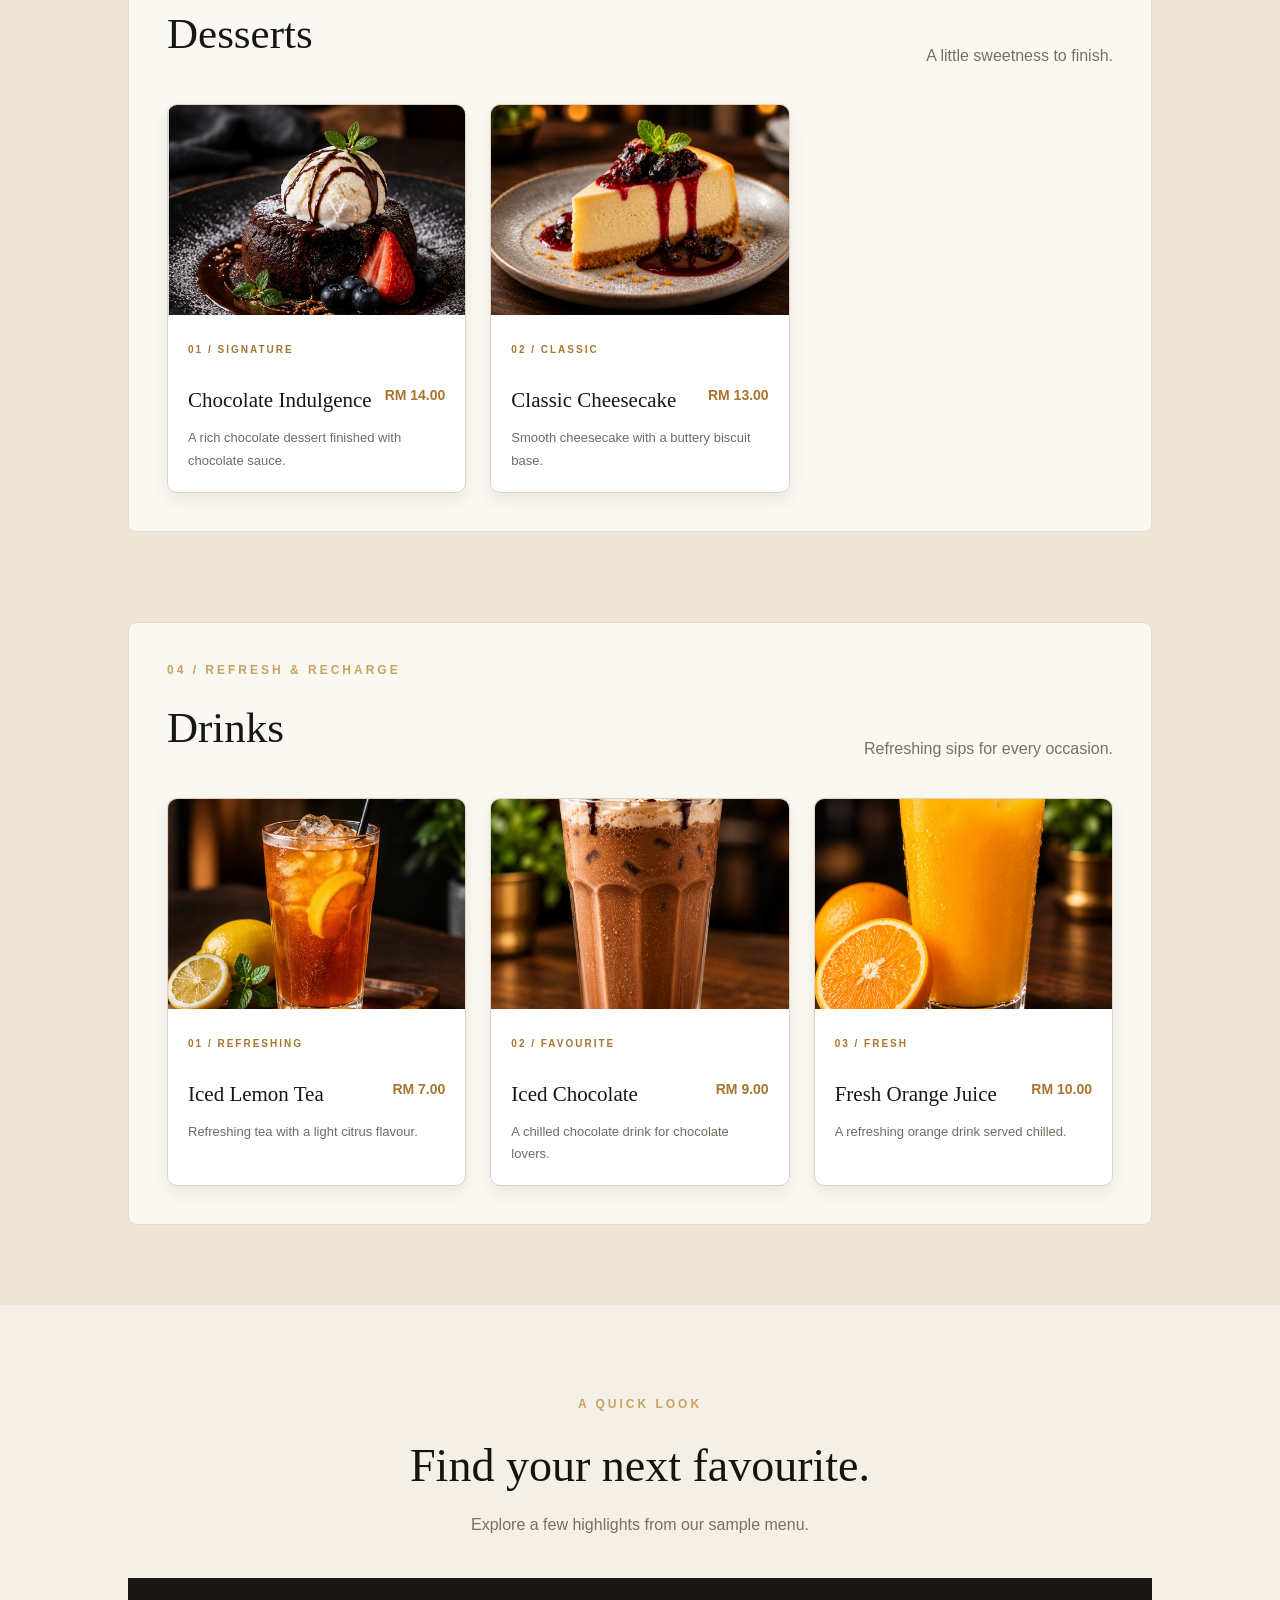
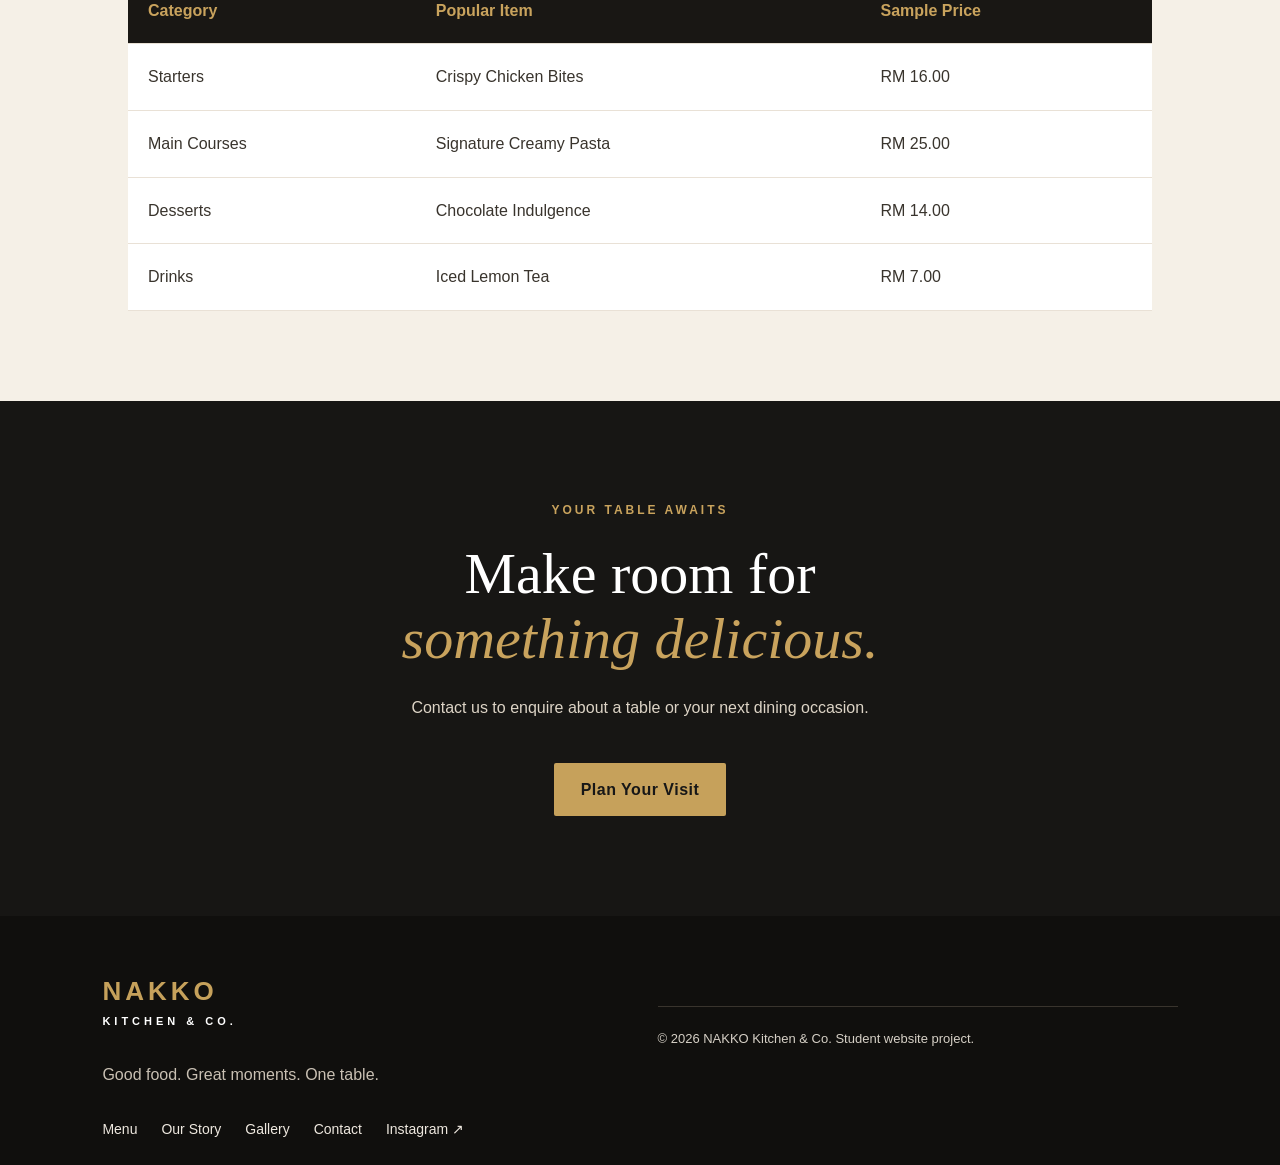
<file: menu.html>
<!DOCTYPE html>
<html lang="en">
<head>
    <meta charset="UTF-8">
    <meta name="viewport" content="width=device-width, initial-scale=1.0">
    <meta name="description" content="Explore the signature dishes, desserts and drinks at NAKKO Kitchen & Co.">
    <title>Our Menu | NAKKO Kitchen & Co.</title>
    <link rel="stylesheet" href="style.css">
</head>
<body>

    <!-- Navigation -->
    <nav class="navbar">
        <a href="index.html" class="logo">
            NAKKO
            <span>KITCHEN & CO.</span>
        </a>

        <ul class="nav-links">
            <li><a href="index.html">Home</a></li>
            <li><a href="menu.html" class="active">Our Menu</a></li>
            <li><a href="about.html">About Us</a></li>
            <li><a href="gallery.html">Gallery</a></li>
            <li><a href="contact.html">Contact</a></li>
        </ul>
    </nav>

    <!-- Menu Hero -->
    <header class="menu-hero">
        <div class="menu-hero-content">
            <p class="eyebrow">A TASTE OF NAKKO</p>
            <h1>Flavours worth<br><em>remembering.</em></h1>
            <p>
                Thoughtfully prepared dishes, comforting favourites
                and creative flavours made to be enjoyed.
            </p>
            <a href="#menu-collection" class="button">Explore Our Menu</a>
        </div>
    </header>

    <main>

        <!-- Introduction -->
        <section class="menu-intro">
            <div class="menu-intro-inner">
                <p class="eyebrow">THE NAKKO EXPERIENCE</p>
                <h2>Good food brings<br><em>everyone together.</em></h2>
                <p>
                    Discover our selection of delicious dishes, from
                    satisfying starters to memorable desserts. Every
                    choice is made to bring something special to your table.
                </p>
            </div>
        </section>

        <!-- Menu Collection -->
        <section class="menu-collection" id="menu-collection">

            <!-- Starters -->
            <div class="menu-category">
                <div class="menu-category-heading">
                    <div>
                        <p class="eyebrow">01 / START YOUR EXPERIENCE</p>
                        <h2>Starters & Small Bites</h2>
                    </div>
                    <p>Small beginnings, full of flavour.</p>
                </div>

                <div class="menu-grid">

                    <article class="menu-card">
                        <img src="images/crispy-chicken-bites.png"
                             alt="Crispy chicken bites served with dipping sauce"
                             loading="lazy">
                        <div class="menu-card-content">
                            <span class="menu-number">01 / STARTER</span>
                            <div class="menu-item-heading">
                                <h3>Crispy Chicken Bites</h3>
                                <span class="price">RM 16.00</span>
                            </div>
                            <p>Golden chicken pieces served with a delicious house dipping sauce.</p>
                        </div>
                    </article>

                    <article class="menu-card">
                        <img src="images/loaded-fries.png"
                             alt="Loaded fries topped with cheese sauce"
                             loading="lazy">
                        <div class="menu-card-content">
                            <span class="menu-number">02 / FAVOURITE</span>
                            <div class="menu-item-heading">
                                <h3>Loaded Fries</h3>
                                <span class="price">RM 14.00</span>
                            </div>
                            <p>Crispy golden fries topped with creamy cheese sauce and herbs.</p>
                        </div>
                    </article>

                    <article class="menu-card">
                        <img src="images/garlic-bread.png"
                             alt="Toasted garlic bread with fresh parsley"
                             loading="lazy">
                        <div class="menu-card-content">
                            <span class="menu-number">03 / CLASSIC</span>
                            <div class="menu-item-heading">
                                <h3>Garlic Bread</h3>
                                <span class="price">RM 9.00</span>
                            </div>
                            <p>Toasted bread finished with garlic butter and fresh parsley.</p>
                        </div>
                    </article>

                </div>
            </div>

            <!-- Main Courses -->
            <div class="menu-category">
                <div class="menu-category-heading">
                    <div>
                        <p class="eyebrow">02 / THE MAIN EVENT</p>
                        <h2>Main Courses</h2>
                    </div>
                    <p>Comforting plates made to satisfy.</p>
                </div>

                <div class="menu-grid">

                    <article class="menu-card">
                        <img src="images/signature-pasta.jpg"
                             alt="Signature creamy pasta"
                             loading="lazy">
                        <div class="menu-card-content">
                            <span class="menu-number">01 / SIGNATURE</span>
                            <div class="menu-item-heading">
                                <h3>Signature Creamy Pasta</h3>
                                <span class="price">RM 25.00</span>
                            </div>
                            <p>Pasta tossed in a rich creamy sauce with aromatic herbs.</p>
                        </div>
                    </article>

                    <article class="menu-card">
                        <img src="images/gourmet-burger.jpg"
                             alt="Classic gourmet burger"
                             loading="lazy">
                        <div class="menu-card-content">
                            <span class="menu-number">02 / CLASSIC</span>
                            <div class="menu-item-heading">
                                <h3>Classic Gourmet Burger</h3>
                                <span class="price">RM 23.00</span>
                            </div>
                            <p>A juicy burger with fresh toppings, served with golden fries.</p>
                        </div>
                    </article>

                    <article class="menu-card">
                        <img src="images/grilled-chicken.jpg"
                             alt="Grilled chicken rice"
                             loading="lazy">
                        <div class="menu-card-content">
                            <span class="menu-number">03 / HEARTY</span>
                            <div class="menu-item-heading">
                                <h3>Grilled Chicken Rice</h3>
                                <span class="price">RM 21.00</span>
                            </div>
                            <p>Seasoned grilled chicken served with rice and vegetables.</p>
                        </div>
                    </article>

                    <article class="menu-card">
                        <img src="images/teriyaki-chicken-bowl.png"
                             alt="Teriyaki chicken rice bowl"
                             loading="lazy">
                        <div class="menu-card-content">
                            <span class="menu-number">04 / FUSION</span>
                            <div class="menu-item-heading">
                                <h3>Teriyaki Chicken Bowl</h3>
                                <span class="price">RM 22.00</span>
                            </div>
                            <p>Tender chicken glazed with teriyaki sauce, rice and vegetables.</p>
                        </div>
                    </article>

                </div>
            </div>

            <!-- Desserts -->
            <div class="menu-category">
                <div class="menu-category-heading">
                    <div>
                        <p class="eyebrow">03 / SOMETHING SWEET</p>
                        <h2>Desserts</h2>
                    </div>
                    <p>A little sweetness to finish.</p>
                </div>

                <div class="menu-grid">

                    <article class="menu-card">
                        <img src="images/chocolate-dessert.jpg"
                             alt="Chocolate indulgence dessert"
                             loading="lazy">
                        <div class="menu-card-content">
                            <span class="menu-number">01 / SIGNATURE</span>
                            <div class="menu-item-heading">
                                <h3>Chocolate Indulgence</h3>
                                <span class="price">RM 14.00</span>
                            </div>
                            <p>A rich chocolate dessert finished with chocolate sauce.</p>
                        </div>
                    </article>

                    <article class="menu-card">
                        <img src="images/classic-cheesecake.png"
                             alt="Classic cheesecake with berry topping"
                             loading="lazy">
                        <div class="menu-card-content">
                            <span class="menu-number">02 / CLASSIC</span>
                            <div class="menu-item-heading">
                                <h3>Classic Cheesecake</h3>
                                <span class="price">RM 13.00</span>
                            </div>
                            <p>Smooth cheesecake with a buttery biscuit base.</p>
                        </div>
                    </article>

                </div>
            </div>

            <!-- Drinks -->
            <div class="menu-category">
                <div class="menu-category-heading">
                    <div>
                        <p class="eyebrow">04 / REFRESH & RECHARGE</p>
                        <h2>Drinks</h2>
                    </div>
                    <p>Refreshing sips for every occasion.</p>
                </div>

                <div class="menu-grid">

                    <article class="menu-card">
                        <img src="images/iced-lemon-tea.jpg"
                             alt="Iced lemon tea"
                             loading="lazy">
                        <div class="menu-card-content">
                            <span class="menu-number">01 / REFRESHING</span>
                            <div class="menu-item-heading">
                                <h3>Iced Lemon Tea</h3>
                                <span class="price">RM 7.00</span>
                            </div>
                            <p>Refreshing tea with a light citrus flavour.</p>
                        </div>
                    </article>

                    <article class="menu-card">
                        <img src="images/iced-chocolate.png"
                             alt="Creamy iced chocolate"
                             loading="lazy">
                        <div class="menu-card-content">
                            <span class="menu-number">02 / FAVOURITE</span>
                            <div class="menu-item-heading">
                                <h3>Iced Chocolate</h3>
                                <span class="price">RM 9.00</span>
                            </div>
                            <p>A chilled chocolate drink for chocolate lovers.</p>
                        </div>
                    </article>

                    <article class="menu-card">
                        <img src="images/fresh-orange-juice.png"
                             alt="Fresh orange juice"
                             loading="lazy">
                        <div class="menu-card-content">
                            <span class="menu-number">03 / FRESH</span>
                            <div class="menu-item-heading">
                                <h3>Fresh Orange Juice</h3>
                                <span class="price">RM 10.00</span>
                            </div>
                            <p>A refreshing orange drink served chilled.</p>
                        </div>
                    </article>

                </div>
            </div>

        </section>

        <!-- Quick Menu Guide -->
        <section class="menu-guide">
            <div class="section-title">
                <p class="eyebrow">A QUICK LOOK</p>
                <h2>Find your next favourite.</h2>
                <p>Explore a few highlights from our sample menu.</p>
            </div>

            <div class="table-wrapper">
                <table>
                    <thead>
                        <tr>
                            <th>Category</th>
                            <th>Popular Item</th>
                            <th>Sample Price</th>
                        </tr>
                    </thead>
                    <tbody>
                        <tr>
                            <td>Starters</td>
                            <td>Crispy Chicken Bites</td>
                            <td>RM 16.00</td>
                        </tr>
                        <tr>
                            <td>Main Courses</td>
                            <td>Signature Creamy Pasta</td>
                            <td>RM 25.00</td>
                        </tr>
                        <tr>
                            <td>Desserts</td>
                            <td>Chocolate Indulgence</td>
                            <td>RM 14.00</td>
                        </tr>
                        <tr>
                            <td>Drinks</td>
                            <td>Iced Lemon Tea</td>
                            <td>RM 7.00</td>
                        </tr>
                    </tbody>
                </table>
            </div>
        </section>

        <!-- Call to Action -->
        <section class="visit-section">
            <p class="eyebrow">YOUR TABLE AWAITS</p>
            <h2>Make room for<br><em>something delicious.</em></h2>
            <p>
                Contact us to enquire about a table or your next dining occasion.
            </p>
            <a href="contact.html" class="button">Plan Your Visit</a>
        </section>

    </main>

    <!-- Footer -->
    <footer class="site-footer">
        <div class="footer-main">
            <div>
                <a href="index.html" class="logo">
                    NAKKO
                    <span>KITCHEN & CO.</span>
                </a>
                <p>Good food. Great moments. One table.</p>
            </div>

            <div class="footer-links">
                <a href="menu.html">Menu</a>
                <a href="about.html">Our Story</a>
                <a href="gallery.html">Gallery</a>
                <a href="contact.html">Contact</a>
                <a href="https://www.instagram.com/"
                   target="_blank"
                   rel="noopener noreferrer">Instagram ↗</a>
            </div>
        </div>

        <div class="footer-bottom">
            <p>&copy; 2026 NAKKO Kitchen & Co. Student website project.</p>
        </div>
    </footer>

</body>
</html>
</file>
<file: style.css>
/* =================================
   NAKKO KITCHEN & CO.
   Main Website Stylesheet
   ================================= */

/* 1. Basic Setup */
* {
    margin: 0;
    padding: 0;
    box-sizing: border-box;
}

html {
    scroll-behavior: smooth;
}

body {
    font-family: Arial, Helvetica, sans-serif;
    background-color: #F8F5EF;
    color: #222222;
    line-height: 1.6;
}

/* 2. Colour Variables */
:root {
    --black: #171717;
    --cream: #F8F5EF;
    --gold: #C6A15B;
    --dark-gold: #9C783B;
    --white: #FFFFFF;
}

/* 3. Navigation Bar */
.navbar {
    background-color: var(--black);
    color: var(--white);
    padding: 20px 8%;
    display: flex;
    justify-content: space-between;
    align-items: center;
    gap: 20px;
}

.logo {
    color: var(--gold);
    text-decoration: none;
    font-size: 26px;
    font-weight: bold;
    letter-spacing: 3px;
}

.logo span {
    display: block;
    color: var(--white);
    font-size: 11px;
    letter-spacing: 4px;
    text-align: center;
}

.nav-links {
    display: flex;
    gap: 25px;
    flex-wrap: wrap;
    list-style: none;
}

.nav-links a {
    color: var(--white);
    text-decoration: none;
    font-size: 14px;
    transition: color 0.3s ease;
}

.nav-links a:hover {
    color: var(--gold);
}

/* 4. Main Content */
.container {
    width: 84%;
    max-width: 1200px;
    margin: 0 auto;
}

.section {
    padding: 70px 0;
}

.section-title {
    text-align: center;
    margin-bottom: 40px;
}

.section-title h2 {
    font-size: 34px;
    margin-bottom: 10px;
}

.section-title p {
    color: #666666;
}

/* 5. Buttons */
.button {
    display: inline-block;
    background-color: var(--gold);
    color: var(--black);
    text-decoration: none;
    padding: 13px 25px;
    border-radius: 4px;
    font-weight: bold;
    border: none;
    cursor: pointer;
    transition: all 0.3s ease;
}

.button:hover {
    background-color: var(--dark-gold);
    color: var(--white);
    transform: translateY(-2px);
}

/* 6. Cards */
.cards {
    display: flex;
    gap: 25px;
    flex-wrap: wrap;
}

.card {
    flex: 1;
    min-width: 220px;
    background-color: var(--white);
    border: 1px solid #E7E0D4;
    border-radius: 8px;
    padding: 25px;
    box-shadow: 0 5px 18px rgba(0, 0, 0, 0.06);
    transition: transform 0.3s ease;
}

.card:hover {
    transform: translateY(-5px);
}

.card h3 {
    margin-bottom: 10px;
}

.card p {
    color: #666666;
}

/* 7. Images */
img {
    max-width: 100%;
    height: auto;
    display: block;
}

/* 8. Page Headers */
.page-header {
    background-color: var(--black);
    color: var(--white);
    text-align: center;
    padding: 65px 20px;
}

.page-header h1 {
    color: var(--gold);
    font-size: 40px;
    margin-bottom: 10px;
}

/* 9. Tables */
table {
    width: 100%;
    border-collapse: collapse;
    background-color: var(--white);
}

th, td {
    padding: 15px;
    text-align: left;
    border-bottom: 1px solid #E7E0D4;
}

th {
    background-color: var(--black);
    color: var(--gold);
}

/* 10. Forms */
.contact-form {
    max-width: 700px;
    margin: 0 auto;
    padding: 30px;
    background-color: var(--white);
    border: 1px solid #E7E0D4;
    border-radius: 8px;
}

.contact-form label {
    display: block;
    margin-bottom: 6px;
    font-weight: bold;
}

.contact-form input,
.contact-form select,
.contact-form textarea {
    width: 100%;
    padding: 12px;
    margin-bottom: 20px;
    border: 1px solid #CCCCCC;
    border-radius: 4px;
    font: inherit;
}

.contact-form textarea {
    min-height: 140px;
    resize: vertical;
}

/* 11. Footer */
footer {
    background-color: var(--black);
    color: var(--white);
    text-align: center;
    padding: 30px 20px;
    margin-top: 50px;
}

footer p {
    color: #D6D0C6;
}

/* 12. Responsive Design */
@media (max-width: 768px) {
    .navbar {
        flex-direction: column;
        text-align: center;
    }

    .nav-links {
        justify-content: center;
        gap: 15px;
    }

    .container {
        width: 92%;
    }

    .section {
        padding: 45px 0;
    }

    .section-title h2 {
        font-size: 28px;
    }

    .page-header h1 {
        font-size: 32px;
    }

    .contact-form {
        padding: 20px;
    }
}

/* HOME PAGE HERO */
.home-hero {
    min-height: 570px;
    display: flex;
    align-items: center;
    padding: 80px 10%;
    color: #FFFFFF;
    background:
        linear-gradient(90deg, rgba(23, 23, 23, 0.94), rgba(23, 23, 23, 0.42)),
        #171717;
}

.hero-content {
    max-width: 680px;
}

.eyebrow {
    color: #C6A15B;
    font-size: 13px;
    font-weight: bold;
    letter-spacing: 2px;
    margin-bottom: 14px;
}

.hero-content h1 {
    font-size: clamp(42px, 6vw, 68px);
    line-height: 1.1;
    margin-bottom: 22px;
}

.hero-description {
    max-width: 560px;
    color: #E5E5E5;
    margin-bottom: 28px;
    font-size: 17px;
}

.food-card img {
    width: 100%;
    height: 220px;
    object-fit: cover;
    border-radius: 5px;
    margin-bottom: 18px;
}

.food-card {
    overflow: hidden;
}

.center-button {
    text-align: center;
    margin-top: 35px;
}

.featured-section {
    background-color: #EFE9DF;
}

.visit-section {
    background-color: #171717;
    color: #FFFFFF;
    text-align: center;
    padding: 75px 20px;
}

.visit-section h2 {
    font-size: 34px;
    margin-bottom: 15px;
}

.visit-section p:not(.eyebrow) {
    margin-bottom: 25px;
    color: #D6D0C6;
}

@media (max-width: 768px) {
    .home-hero {
        min-height: 480px;
        padding: 60px 6%;
    }

    .food-card img {
        height: 200px;
    }
}

/* MENU PAGE */
.menu-category {
    background-color: #FFFFFF;
    padding: 28px;
    margin-bottom: 28px;
    border: 1px solid #E7E0D4;
    border-radius: 8px;
}

.menu-category > h2 {
    color: #9C783B;
    border-bottom: 2px solid #C6A15B;
    padding-bottom: 12px;
    margin-bottom: 10px;
}

.menu-item {
    display: flex;
    justify-content: space-between;
    align-items: flex-start;
    gap: 20px;
    padding: 20px 0;
    border-bottom: 1px solid #E7E0D4;
}

.menu-item:last-child {
    border-bottom: none;
    padding-bottom: 0;
}

.menu-item h3 {
    margin-bottom: 5px;
}

.menu-item p {
    color: #666666;
    font-size: 14px;
}

.price {
    color: #9C783B;
    font-weight: bold;
    white-space: nowrap;
}

.table-wrapper {
    width: 100%;
    overflow-x: auto;
}

@media (max-width: 600px) {
    .menu-category {
        padding: 20px;
    }

    .menu-item {
        gap: 12px;
    }

    .menu-item h3 {
        font-size: 16px;
    }

    .price {
        font-size: 14px;
    }
}

/* ABOUT US PAGE */
.story-layout {
    display: grid;
    grid-template-columns: 1.2fr 0.8fr;
    gap: 35px;
    align-items: stretch;
}

.story-content,
.story-highlight,
.content-panel {
    padding: 35px;
    border-radius: 8px;
}

.story-content h2,
.content-panel h2 {
    font-size: 30px;
    margin-bottom: 20px;
}

.story-content p:not(.eyebrow),
.content-panel p:not(.eyebrow) {
    color: #555555;
    margin-bottom: 18px;
}

.story-highlight {
    background-color: #171717;
    color: #FFFFFF;
    display: flex;
    flex-direction: column;
    justify-content: center;
}

.story-highlight h2 {
    color: #C6A15B;
    font-size: 28px;
    line-height: 1.4;
}

.story-highlight p:not(.eyebrow) {
    color: #D6D0C6;
    margin-top: 18px;
}

.values-section {
    background-color: #EFE9DF;
    padding-left: 8%;
    padding-right: 8%;
}

.content-panel {
    background-color: #FFFFFF;
    border: 1px solid #E7E0D4;
}

.values-list {
    margin: 0 0 25px 22px;
}

.values-list li {
    margin-bottom: 12px;
}

@media (max-width: 768px) {
    .story-layout {
        grid-template-columns: 1fr;
        gap: 20px;
    }

    .story-content,
    .story-highlight,
    .content-panel {
        padding: 25px;
    }

    .story-content h2,
    .content-panel h2 {
        font-size: 25px;
    }

    .values-section {
        padding-left: 4%;
        padding-right: 4%;
    }
}

/* FOOD GALLERY PAGE */
.gallery-grid {
    display: grid;
    grid-template-columns: repeat(3, minmax(0, 1fr));
    gap: 25px;
}

.gallery-item {
    background-color: #FFFFFF;
    border: 1px solid #E7E0D4;
    border-radius: 8px;
    overflow: hidden;
    box-shadow: 0 5px 18px rgba(0, 0, 0, 0.06);
    transition: transform 0.3s ease, box-shadow 0.3s ease;
}

.gallery-item:hover {
    transform: translateY(-5px);
    box-shadow: 0 12px 25px rgba(0, 0, 0, 0.12);
}

.gallery-item img {
    width: 100%;
    height: 230px;
    object-fit: cover;
}

.gallery-item figcaption {
    padding: 20px;
}

.gallery-item h3 {
    margin-bottom: 8px;
    color: #222222;
}

.gallery-item p {
    color: #666666;
    font-size: 14px;
}

@media (max-width: 900px) {
    .gallery-grid {
        grid-template-columns: repeat(2, minmax(0, 1fr));
    }
}

@media (max-width: 550px) {
    .gallery-grid {
        grid-template-columns: 1fr;
    }

    .gallery-item img {
        height: 240px;
    }
}

/* CONTACT & RESERVATIONS PAGE */
.contact-card h3 {
    color: #9C783B;
}

.contact-card a {
    color: #9C783B;
    overflow-wrap: anywhere;
}

.small-note {
    font-size: 12px;
    color: #777777;
    margin-top: 10px;
}

.reservation-section {
    background-color: #EFE9DF;
    padding: 55px 4%;
    border-radius: 8px;
}

.form-note {
    color: #666666;
    font-size: 13px;
    margin-top: 18px;
}

.secondary-button {
    margin-left: 10px;
    background-color: #171717;
    color: #FFFFFF;
}

.secondary-button:hover {
    background-color: #333333;
    color: #FFFFFF;
}

@media (max-width: 600px) {
    .reservation-section {
        padding: 35px 4%;
    }

    .secondary-button {
        margin: 12px 0 0;
    }
}
footer a {
    color: var(--gold);
    text-decoration: none;
}

footer a:hover {
    text-decoration: underline;
}

/* =========================================
   FINAL PROJECT UPGRADE — PREMIUM HOMEPAGE
   ========================================= */
:root {
    --ink: #151411;
    --cream: #f5f0e7;
    --soft-cream: #eae2d5;
    --gold: #c6a15b;
    --muted-gold: #a98243;
}

body { background: var(--cream); color: var(--ink); }
.navbar { padding: 18px 8%; border-bottom: 1px solid rgba(198,161,91,.25); }
.nav-links a { letter-spacing: .4px; padding: 8px 0; border-bottom: 1px solid transparent; }
.nav-links a:hover, .nav-links a[aria-current="page"] { color: var(--gold); border-bottom-color: var(--gold); }
.logo { letter-spacing: 4px; }
.button { padding: 14px 27px; border-radius: 2px; letter-spacing: .5px; }

.home-hero {
    min-height: min(760px, 82vh); position: relative; overflow: hidden;
    padding: 100px 10%;
    background: linear-gradient(90deg, rgba(15,14,12,.94) 0%, rgba(15,14,12,.78) 48%, rgba(15,14,12,.22) 100%),
                url("images/restaurant-interior.jpg") center/cover no-repeat;
}
.hero-content { max-width: 720px; position: relative; z-index: 1; }
.hero-content h1 { font-family: Georgia, 'Times New Roman', serif; font-weight: 500; font-size: clamp(52px, 7vw, 88px); letter-spacing: -2px; }
.hero-content h1 span { color: var(--gold); font-style: italic; }
.hero-description { max-width: 510px; line-height: 1.9; font-size: 16px; }
.hero-actions { display: flex; align-items: center; gap: 28px; flex-wrap: wrap; }
.text-link, .underlined-link { color: var(--cream); text-decoration: none; border-bottom: 1px solid var(--gold); padding-bottom: 6px; font-size: 14px; }
.text-link span, .underlined-link span { color: var(--gold); margin-left: 8px; }
.hero-note { color: rgba(255,255,255,.55); font-size: 10px; letter-spacing: 2px; margin-top: 75px; }
.hero-side-note { position: absolute; right: 4%; bottom: 55px; color: rgba(255,255,255,.65); writing-mode: vertical-rl; letter-spacing: 4px; font-size: 10px; }
.eyebrow { letter-spacing: 2.5px; }
.intro-section { display: grid; grid-template-columns: .7fr 1.3fr; gap: 50px; padding-top: 110px; padding-bottom: 110px; }
.intro-label { display: flex; flex-direction: column; justify-content: space-between; align-items: flex-start; }
.intro-number, .food-index { color: var(--muted-gold); font-size: 10px; letter-spacing: 1.8px; font-weight: bold; }
.intro-copy h2, .feature-heading h2, .premium-visit h2 { font-family: Georgia, 'Times New Roman', serif; font-size: clamp(36px, 5vw, 58px); line-height: 1.12; font-weight: 500; letter-spacing: -1px; }
.intro-copy h2 em, .feature-heading h2 em, .premium-visit h2 em { color: var(--muted-gold); font-weight: 400; }
.intro-copy p { max-width: 650px; color: #625d54; line-height: 1.9; margin: 24px 0; }
.underlined-link { color: var(--ink); display: inline-block; }
.premium-featured { background: #eae2d5; }
.feature-heading { display: flex; align-items: end; justify-content: space-between; gap: 35px; margin-bottom: 42px; }
.feature-heading > p { max-width: 330px; color: #625d54; line-height: 1.8; margin-bottom: 6px; }
.premium-food-grid { display: grid; grid-template-columns: repeat(3, minmax(0,1fr)); gap: 22px; }
.premium-food-card { padding: 0; border: 0; border-radius: 0; background: #f8f5ef; box-shadow: none; }
.premium-food-card:hover { transform: translateY(-7px); }
.food-image-wrap { overflow: hidden; }
.premium-food-card img { height: 270px; border-radius: 0; margin: 0; transition: transform .6s ease; }
.premium-food-card:hover img { transform: scale(1.045); }
.food-card-copy { padding: 24px 23px 28px; }
.food-card-copy h3 { font-family: Georgia, 'Times New Roman', serif; font-size: 23px; font-weight: 500; margin: 12px 0 8px; }
.food-card-copy p { color: #625d54; font-size: 14px; line-height: 1.75; }
.feature-footer { display: flex; justify-content: space-between; align-items: center; gap: 20px; margin-top: 38px; }
.feature-footer > span { font-size: 10px; letter-spacing: 1.8px; color: #766c5d; }
.values-home .section-title h2 { font-family: Georgia, 'Times New Roman', serif; font-size: clamp(30px,4vw,44px); font-weight: 500; }
.values-home-grid { display: grid; grid-template-columns: repeat(3,1fr); gap: 20px; }
.value-card { border-top: 1px solid #cbb994; padding: 24px 8px 8px; flex: 1; }
.value-card > span { color: var(--muted-gold); font-size: 11px; letter-spacing: 2px; }
.value-card h3 { font-family: Georgia, 'Times New Roman', serif; font-size: 22px; font-weight: 500; margin: 18px 0 8px; }
.value-card p { color: #625d54; font-size: 14px; line-height: 1.8; }
.premium-visit { background: #171613; padding: 100px 20px; }
.premium-visit h2 { color: var(--cream); margin-bottom: 20px; }
.premium-visit p:not(.eyebrow) { max-width: 520px; margin: 0 auto 28px; line-height: 1.8; }
.site-footer { margin-top: 0; padding: 48px 8% 24px; background: #11100e; display: grid; grid-template-columns: 1fr 1fr; gap: 35px; text-align: left; }
.site-footer .logo { display: inline-block; margin-bottom: 14px; }
.footer-brand p { color: #bdb5a8; font-size: 13px; }
.footer-links { display: flex; justify-content: flex-end; align-items: flex-start; gap: 18px; flex-wrap: wrap; }
.footer-links a { color: #e9e1d5; text-decoration: none; font-size: 12px; }
.footer-links a:hover { color: var(--gold); }
.site-footer .footer-copy { grid-column: 1 / -1; border-top: 1px solid rgba(255,255,255,.13); padding-top: 20px; margin-top: 8px; color: #938b80; font-size: 11px; }

@media (max-width: 768px) {
    .home-hero { min-height: 620px; padding: 75px 7%; background-position: 60% center; }
    .hero-content h1 { font-size: clamp(46px, 12vw, 66px); }
    .hero-note { margin-top: 55px; line-height: 1.8; }
    .hero-side-note { display: none; }
    .intro-section { grid-template-columns: 1fr; gap: 20px; padding-top: 75px; padding-bottom: 75px; }
    .intro-number { margin-top: 10px; }
    .feature-heading { display: block; }
    .feature-heading > p { margin-top: 20px; }
    .premium-food-grid, .values-home-grid { grid-template-columns: 1fr; }
    .premium-food-card img { height: 245px; }
    .feature-footer { align-items: flex-start; flex-direction: column; }
    .site-footer { grid-template-columns: 1fr; }
    .footer-links { justify-content: flex-start; }
    .site-footer .footer-copy { grid-column: auto; }
}

/* =====================================
   NAKKO PREMIUM MENU PAGE
===================================== */

.menu-hero {
    min-height: 570px;
    display: flex;
    align-items: center;
    padding: 90px 10%;
    background:
        linear-gradient(90deg, rgba(15, 13, 10, 0.90), rgba(15, 13, 10, 0.35)),
        url("images/restaurant-interior.jpg") center/cover no-repeat;
    color: #fff;
}

.menu-hero-content {
    max-width: 750px;
}

.menu-hero h1,
.menu-intro h2,
.visit-section h2 {
    font-family: Georgia, serif;
    font-size: clamp(42px, 6vw, 76px);
    line-height: 1.12;
    font-weight: 400;
    margin: 22px 0;
}

.menu-hero h1 em,
.menu-intro h2 em,
.visit-section h2 em {
    color: #c9a35d;
    font-weight: 400;
}

.menu-hero-content > p:not(.eyebrow) {
    max-width: 580px;
    line-height: 1.8;
    margin-bottom: 30px;
    color: #eee6d9;
}

.menu-intro {
    background: #f5f0e7;
    padding: 110px 10%;
}

.menu-intro-inner {
    max-width: 800px;
    margin: auto;
}

.menu-intro h2 {
    color: #171614;
}

.menu-intro-inner > p:last-child {
    color: #68625a;
    max-width: 680px;
    line-height: 1.9;
}

.menu-collection {
    background: #eee5d7;
    padding: 80px 10%;
}

.menu-category {
    margin-bottom: 90px;
    padding: 38px;
    background: #faf8f3;
    border: 1px solid #e4dacb;
}

.menu-category:last-child {
    margin-bottom: 0;
}

.menu-category-heading {
    display: flex;
    justify-content: space-between;
    align-items: end;
    gap: 25px;
    margin-bottom: 35px;
}

.menu-category-heading h2 {
    font-family: Georgia, serif;
    font-size: clamp(30px, 4vw, 43px);
    font-weight: 400;
    margin: 12px 0 0;
    color: #171614;
}

.menu-category-heading > p {
    color: #777067;
    max-width: 260px;
    line-height: 1.7;
}

.menu-grid {
    display: grid;
    grid-template-columns: repeat(3, minmax(0, 1fr));
    gap: 24px;
}

.menu-card {
    background: #fff;
    border: 1px solid #e9e1d6;
    overflow: hidden;
    transition: transform 0.3s ease, box-shadow 0.3s ease;
}

.menu-card:hover {
    transform: translateY(-6px);
    box-shadow: 0 15px 35px rgba(0, 0, 0, 0.09);
}

.menu-card img {
    width: 100%;
    height: 230px;
    object-fit: cover;
    display: block;
}

.menu-card-content {
    padding: 24px;
}

.menu-number {
    color: #a98242;
    font-size: 11px;
    font-weight: 600;
    letter-spacing: 2px;
}

.menu-item-heading {
    display: flex;
    justify-content: space-between;
    align-items: start;
    gap: 12px;
    margin: 14px 0 10px;
}

.menu-item-heading h3 {
    font-family: Georgia, serif;
    font-size: 21px;
    font-weight: 400;
    color: #191714;
    margin: 0;
}

.menu-item-heading .price {
    color: #a98242;
    font-size: 14px;
    font-weight: 700;
    white-space: nowrap;
}

.menu-card-content > p {
    color: #777067;
    font-size: 14px;
    line-height: 1.8;
    margin: 0;
}

.menu-guide {
    background: #f5f0e7;
    padding: 90px 10%;
}

.menu-guide .section-title {
    text-align: center;
    margin-bottom: 40px;
}

.menu-guide .section-title h2 {
    font-family: Georgia, serif;
    font-size: clamp(32px, 4vw, 46px);
    font-weight: 400;
}

.menu-guide .section-title > p:last-child {
    color: #777067;
}

.menu-guide .table-wrapper {
    max-width: 1100px;
    margin: auto;
    overflow-x: auto;
}

.menu-guide table {
    width: 100%;
    border-collapse: collapse;
    background: #fff;
}

.menu-guide th {
    background: #191714;
    color: #c9a35d;
    text-align: left;
    padding: 20px;
}

.menu-guide td {
    padding: 20px;
    border-bottom: 1px solid #e9e1d6;
    color: #39342d;
}

.menu-guide tr:hover td {
    background: #faf7f0;
}

.menu-hero .eyebrow,
.menu-intro .eyebrow,
.menu-category .eyebrow,
.visit-section .eyebrow,
.menu-guide .eyebrow {
    color: #c9a35d;
    letter-spacing: 3px;
    font-size: 12px;
    font-weight: 700;
}

.visit-section {
    background: #171614;
    color: #fff;
    text-align: center;
    padding: 100px 20px;
}

.visit-section h2 {
    font-size: clamp(38px, 5vw, 58px);
}

.visit-section > p:not(.eyebrow) {
    color: #ddd4c6;
    line-height: 1.8;
    margin-bottom: 30px;
}

.visit-section .button {
    display: inline-block;
    margin-top: 10px;
}

.site-footer {
    background: #100f0d;
    color: #fff;
    padding: 55px 8% 25px;
}

.footer-main {
    display: flex;
    justify-content: space-between;
    align-items: start;
    gap: 30px;
    flex-wrap: wrap;
}

.footer-main > div > p {
    color: #c9c0b3;
    margin-top: 18px;
}

.footer-links {
    display: flex;
    flex-wrap: wrap;
    gap: 24px;
}

.footer-links a {
    color: #eee8df;
    text-decoration: none;
    font-size: 14px;
}

.footer-links a:hover {
    color: #c9a35d;
}

.footer-bottom {
    border-top: 1px solid #39342d;
    margin-top: 35px;
    padding-top: 22px;
    color: #b9ad9d;
    font-size: 13px;
}

/* Mobile Responsive Menu */

@media (max-width: 900px) {
    .menu-grid {
        grid-template-columns: repeat(2, minmax(0, 1fr));
    }

    .menu-category-heading {
        align-items: start;
        flex-direction: column;
    }
}

@media (max-width: 600px) {
    .menu-hero {
        min-height: 500px;
        padding: 75px 7%;
    }

    .menu-intro {
        padding: 75px 7%;
    }

    .menu-collection {
        padding: 55px 5%;
    }

    .menu-category {
        padding: 22px 16px;
        margin-bottom: 45px;
    }

    .menu-grid {
        grid-template-columns: 1fr;
    }

    .menu-card img {
        height: 220px;
    }

    .menu-item-heading {
        flex-wrap: wrap;
    }

    .menu-guide {
        padding: 65px 5%;
    }

    .menu-guide th,
    .menu-guide td {
        padding: 14px 10px;
        font-size: 13px;
    }

    .footer-main {
        flex-direction: column;
    }

    .footer-links {
        gap: 16px;
    }
}

/* ===== UPGRADED NAKKO PHILOSOPHY ===== */

.story-highlight {
    position: relative;
    min-height: 480px;
    display: flex;
    align-items: center;
    overflow: hidden;
    border-radius: 12px;

    background:
        linear-gradient(
            rgba(15, 13, 10, 0.72),
            rgba(15, 13, 10, 0.82)
        ),
        url("images/restaurant-interior.jpg");

    background-size: cover;
    background-position: center;
    color: #ffffff;
    padding: 45px;
}

.philosophy-overlay {
    position: relative;
    z-index: 1;
    width: 100%;
}

.philosophy-overlay .eyebrow {
    color: #cba45b;
    letter-spacing: 3px;
    font-weight: 600;
    margin-bottom: 25px;
}

.philosophy-overlay h2 {
    color: #ffffff;
    font-family: Georgia, serif;
    font-size: clamp(30px, 3vw, 43px);
    line-height: 1.25;
    margin: 8px 0;
}

.philosophy-overlay h2:last-of-type {
    color: #cba45b;
    font-style: italic;
}

.philosophy-overlay p:not(.eyebrow) {
    color: #e5dfd4;
    line-height: 1.8;
    max-width: 380px;
    margin-top: 25px;
}

.philosophy-line {
    width: 65px;
    height: 3px;
    background: #cba45b;
    margin-top: 25px;
}

.philosophy-link {
    display: inline-block;
    margin-top: 25px;
    color: #d2ad68;
    text-decoration: none;
    font-size: 13px;
    font-weight: bold;
    letter-spacing: 2px;
    transition: 0.3s ease;
}

.philosophy-link:hover {
    color: #ffffff;
    letter-spacing: 3px;
}

/* Mobile adjustment */
@media (max-width: 768px) {
    .story-highlight {
        min-height: 400px;
        padding: 30px;
    }

    .philosophy-overlay h2 {
        font-size: 32px;
    }
}

/* ===== PREMIUM OUR STORY SECTION ===== */

.story-content {
    max-width: 750px;
}

.story-content h2 {
    font-family: Georgia, serif;
    font-size: clamp(30px, 3vw, 42px);
    line-height: 1.25;
    color: #171513;
    margin-bottom: 25px;
}

.story-content h2::after {
    content: "";
    display: block;
    width: 65px;
    height: 3px;
    background: #cba45b;
    margin-top: 22px;
}

.story-content p:not(.eyebrow) {
    color: #625d55;
    font-size: 16px;
    line-height: 1.9;
    margin-bottom: 20px;
}

.story-content .button {
    transition: all 0.3s ease;
}

.story-content .button:hover {
    background: #171513;
    color: #ffffff;
    transform: translateY(-3px);
    box-shadow: 0 8px 20px rgba(0, 0, 0, 0.12);
}

/* ===== PREMIUM OUR SPACE SECTION ===== */

.our-space-section {
    padding: 90px 0;
}

.space-layout {
    max-width: 1250px;
    margin: auto;
    display: grid;
    grid-template-columns: 1.1fr 0.9fr;
    align-items: center;
    gap: 65px;
}

.space-image {
    position: relative;
    min-height: 550px;
    overflow: hidden;
    border-radius: 12px;
}

.space-image img {
    width: 100%;
    height: 550px;
    object-fit: cover;
    display: block;
    transition: transform 0.6s ease;
}

.space-image:hover img {
    transform: scale(1.04);
}

.space-image::after {
    content: "";
    position: absolute;
    inset: 0;
    background: linear-gradient(
        to top,
        rgba(0, 0, 0, 0.75),
        transparent 65%
    );
}

.space-image-label {
    position: absolute;
    z-index: 2;
    bottom: 40px;
    left: 40px;
    color: white;
}

.space-image-label span {
    color: #d2ad68;
    font-size: 12px;
    font-weight: bold;
    letter-spacing: 3px;
}

.space-image-label h3 {
    font-family: Georgia, serif;
    font-size: 32px;
    line-height: 1.3;
    margin-top: 15px;
}

.space-content h2 {
    font-family: Georgia, serif;
    font-size: 42px;
    line-height: 1.2;
    margin: 18px 0;
    color: #171513;
}

.space-description {
    color: #625d55;
    line-height: 1.9;
    margin-bottom: 30px;
}

.space-feature {
    display: flex;
    gap: 20px;
    padding: 20px 0;
    border-bottom: 1px solid #ded5c8;
}

.space-feature span {
    color: #bd9147;
    font-family: Georgia, serif;
    font-size: 22px;
    font-weight: bold;
}

.space-feature h3 {
    font-size: 17px;
    margin-bottom: 7px;
}

.space-feature p {
    color: #716a60;
    line-height: 1.6;
    font-size: 14px;
}

.space-link {
    display: inline-block;
    margin-top: 30px;
    color: #a77b35;
    font-size: 13px;
    font-weight: bold;
    letter-spacing: 2px;
    text-decoration: none;
    transition: 0.3s ease;
}

.space-link:hover {
    color: #171513;
    letter-spacing: 3px;
}

/* Mobile Responsive */
@media (max-width: 768px) {
    .space-layout {
        grid-template-columns: 1fr;
        gap: 35px;
        padding: 0 20px;
    }

    .space-image,
    .space-image img {
        min-height: 380px;
        height: 380px;
    }

    .space-content h2 {
        font-size: 32px;
    }

    .space-image-label {
        left: 25px;
        bottom: 25px;
    }
}


/* ===== GALLERY CATEGORY HEADINGS ===== */
.gallery-category {
    margin: 65px 0 28px;
    padding-bottom: 18px;
    border-bottom: 1px solid #d8cbb8;
}

.gallery-category h2 {
    font-family: Georgia, serif;
    font-size: 32px;
    color: #171513;
    margin-top: 10px;
}

/* ===== GALLERY TEXT CARDS ===== */
.gallery-text-card {
    overflow: hidden;
}

.gallery-placeholder {
    min-height: 240px;
    padding: 35px 25px;
    background: linear-gradient(145deg, #25221e, #514333);
    color: #fff;
    display: flex;
    flex-direction: column;
    justify-content: center;
    text-align: center;
    transition: .4s ease;
}

.gallery-placeholder span {
    color: #d2ad68;
    font-size: 11px;
    font-weight: bold;
    letter-spacing: 2px;
    margin-bottom: 18px;
}

.gallery-placeholder h3 {
    font-family: Georgia, serif;
    font-size: 25px;
    line-height: 1.3;
    margin-bottom: 12px;
}

.gallery-placeholder p {
    color: #e0d8cc;
    font-size: 14px;
    line-height: 1.7;
}

.gallery-text-card:hover .gallery-placeholder {
    background: linear-gradient(145deg, #514333, #25221e);
    transform: scale(1.02);
}

@media (max-width: 600px) {
    .gallery-category h2 {
        font-size: 26px;
    }

    .gallery-placeholder {
        min-height: 200px;
    }
}

/* =====================================
   NAKKO PREMIUM GALLERY UPGRADE
===================================== */

/* Gallery category headings */
.gallery-category {
    margin-top: 85px;
    margin-bottom: 32px;
    padding-bottom: 22px;
    border-bottom: 1px solid #d8c9b2;
}

.gallery-category h2 {
    font-family: Georgia, serif;
    font-size: 36px;
    color: #171513;
    margin-top: 12px;
    letter-spacing: -0.5px;
}

/* Gallery cards */
.gallery-item {
    overflow: hidden;
    border-radius: 8px;
    background: #fff;
    border: 1px solid #e5dccf;
    box-shadow: 0 12px 30px rgba(35, 28, 19, 0.07);
    transition: transform .4s ease, box-shadow .4s ease;
}

.gallery-item:hover {
    transform: translateY(-7px);
    box-shadow: 0 20px 40px rgba(35, 28, 19, 0.14);
}

/* Actual food photographs */
.gallery-item img {
    width: 100%;
    height: 260px;
    object-fit: cover;
    display: block;
    transition: transform .7s ease;
}

.gallery-item:hover img {
    transform: scale(1.06);
}

/* Card descriptions */
.gallery-item figcaption {
    padding: 23px 24px 25px;
}

.gallery-item figcaption h3 {
    color: #211d18;
    font-size: 19px;
    margin-bottom: 10px;
}

.gallery-item figcaption p {
    color: #71685d;
    font-size: 14px;
    line-height: 1.7;
}

/* Premium text-only cards */
.gallery-placeholder {
    min-height: 260px;
    padding: 35px 25px;
    background:
        radial-gradient(circle at top right,
        rgba(198, 158, 91, .18),
        transparent 55%),
        linear-gradient(145deg, #211e1a, #403326);
    color: #f8f1e7;
    display: flex;
    flex-direction: column;
    justify-content: center;
    align-items: center;
    text-align: center;
    position: relative;
    overflow: hidden;
    transition: background .4s ease;
}

.gallery-placeholder::before {
    content: "";
    position: absolute;
    inset: 12px;
    border: 1px solid rgba(202, 166, 105, .28);
    pointer-events: none;
}

.gallery-placeholder span {
    color: #d4ad68;
    font-size: 10px;
    font-weight: bold;
    letter-spacing: 3px;
    margin-bottom: 20px;
}

.gallery-placeholder h3 {
    color: #fff7e9;
    font-family: Georgia, serif;
    font-size: 26px;
    line-height: 1.3;
    margin-bottom: 13px;
}

.gallery-placeholder p {
    color: #e1d6c5;
    font-size: 14px;
    line-height: 1.7;
    max-width: 260px;
}

.gallery-text-card:hover .gallery-placeholder {
    background:
        radial-gradient(circle at top right,
        rgba(212, 173, 104, .25),
        transparent 55%),
        linear-gradient(145deg, #393025, #171513);
}

/* Responsive gallery */
@media (max-width: 768px) {
    .gallery-category {
        margin-top: 60px;
    }

    .gallery-category h2 {
        font-size: 29px;
    }

    .gallery-item img,
    .gallery-placeholder {
        height: 230px;
        min-height: 230px;
    }
}

/* ==========================================
   NAKKO - PREMIUM GALLERY DESIGN
========================================== */

/* HERO */
.gallery-hero {
    min-height: 270px;
    background:
        linear-gradient(rgba(12, 10, 8, .48), rgba(12, 10, 8, .58)),
        url("images/grilled-chicken.jpg") center 48% / cover no-repeat;
    display: flex;
    align-items: center;
    justify-content: center;
    text-align: center;
    color: #fff;
    padding: 55px 20px;
}

.gallery-hero-content h1 {
    color: #f7e9d2;
    font-family: Georgia, serif;
    font-size: clamp(42px, 6vw, 64px);
    font-weight: normal;
    margin: 12px 0;
}

.gallery-hero-content > p:last-child {
    color: #f4eee5;
    font-size: 15px;
}

/* MAIN BACKGROUND */
.premium-gallery {
    background: #f7f2e9;
    padding: 55px 5% 75px;
}

.premium-gallery .eyebrow {
    color: #a87530;
    font-size: 11px;
    font-weight: bold;
    letter-spacing: 2.5px;
}

/* INTRO */
.gallery-intro {
    max-width: 850px;
    margin: 0 auto 60px;
    text-align: center;
}

.gallery-intro h2 {
    color: #171513;
    font-family: Georgia, serif;
    font-size: clamp(30px, 4vw, 42px);
    margin: 10px 0;
}

.gallery-intro > p:not(.eyebrow) {
    color: #71685e;
    font-size: 14px;
    line-height: 1.8;
}

.gallery-divider {
    color: #b58a4d;
    font-size: 25px;
    margin-top: 20px;
}

.gallery-divider::before,
.gallery-divider::after {
    content: "";
    display: inline-block;
    width: 75px;
    height: 1px;
    background: #b58a4d;
    vertical-align: middle;
    margin: 0 22px;
}

/* SECTION HEADINGS */
.gallery-section {
    margin-bottom: 55px;
}

.gallery-section-heading {
    display: flex;
    align-items: center;
    gap: 22px;
    margin-bottom: 20px;
}

.gallery-section-heading h2 {
    font-family: Georgia, serif;
    font-size: clamp(25px, 3vw, 34px);
    color: #171513;
    margin-top: 5px;
    white-space: nowrap;
}

.heading-line {
    height: 1px;
    background: #b99565;
    flex: 1;
    margin-top: 22px;
}

/* GALLERY GRIDS */
.premium-grid {
    display: grid;
    gap: 18px;
}

.three-columns {
    grid-template-columns: repeat(3, minmax(0, 1fr));
}

.four-columns {
    grid-template-columns: repeat(4, minmax(0, 1fr));
}

.two-columns {
    grid-template-columns: repeat(2, minmax(0, 1fr));
}

/* PREMIUM CARDS */
.premium-card {
    min-width: 0;
    background: #fff;
    border: 1px solid #e1d3bf;
    border-radius: 9px;
    overflow: hidden;
    box-shadow: 0 7px 18px rgba(42, 32, 20, .07);
    transition: transform .35s ease, box-shadow .35s ease;
}

.premium-card:hover {
    transform: translateY(-6px);
    box-shadow: 0 15px 30px rgba(42, 32, 20, .14);
}

.premium-image {
    height: 190px;
    overflow: hidden;
    background: #28221b;
}

.premium-image img {
    width: 100%;
    height: 100%;
    object-fit: cover;
    display: block;
    transition: transform .6s ease;
}

.premium-card:hover .premium-image img {
    transform: scale(1.07);
}

.premium-caption {
    padding: 13px 15px 16px;
}

.premium-caption h3 {
    color: #211d18;
    font-size: 15px;
    margin-bottom: 5px;
    line-height: 1.4;
}

.premium-caption p {
    color: #746b60;
    font-size: 12px;
    line-height: 1.6;
}

/* DESSERTS + DRINKS SIDE BY SIDE */
.gallery-split {
    display: grid;
    grid-template-columns: 1fr 1fr;
    gap: 28px;
    align-items: start;
}

.gallery-split .gallery-section {
    min-width: 0;
}

.gallery-split .gallery-section-heading {
    gap: 12px;
}

.gallery-split .gallery-section-heading h2 {
    font-size: clamp(21px, 2.4vw, 29px);
}

.gallery-split .heading-line {
    min-width: 15px;
}

.gallery-split .premium-grid {
    gap: 12px;
}

.gallery-split .premium-image {
    height: 175px;
}

.gallery-split .premium-caption {
    padding: 12px;
}

.gallery-split .premium-caption h3 {
    font-size: 13px;
}

.gallery-split .premium-caption p {
    font-size: 11px;
}

/* RESTAURANT EXPERIENCE */
.experience-section {
    margin-top: 10px;
    margin-bottom: 0;
}

.experience-card {
    display: grid;
    grid-template-columns: 2.3fr .8fr;
    background: #fff;
    border: 1px solid #e1d3bf;
    border-radius: 9px;
    overflow: hidden;
    box-shadow: 0 8px 20px rgba(42, 32, 20, .08);
}

.experience-image {
    height: 220px;
    overflow: hidden;
}

.experience-image img {
    width: 100%;
    height: 100%;
    object-fit: cover;
    display: block;
    transition: transform .6s ease;
}

.experience-card:hover .experience-image img {
    transform: scale(1.035);
}

.experience-caption {
    padding: 30px;
    display: flex;
    flex-direction: column;
    justify-content: center;
}

.experience-caption h3 {
    font-family: Georgia, serif;
    font-size: 22px;
    color: #211d18;
    margin-bottom: 10px;
}

.experience-caption p {
    color: #71685e;
    font-size: 13px;
    line-height: 1.8;
}

/* DARK CALL TO ACTION */
.gallery-cta {
    min-height: 340px;
    padding: 75px 20px;
    background:
        linear-gradient(rgba(12, 10, 8, .76), rgba(12, 10, 8, .78)),
        url("images/restaurant-interior.jpg") center / cover no-repeat;
    display: flex;
    justify-content: center;
    align-items: center;
    text-align: center;
    color: #fff;
}

.gallery-cta-content {
    max-width: 750px;
}

.gallery-cta .eyebrow {
    color: #d6ae68;
    font-size: 11px;
    font-weight: bold;
    letter-spacing: 3px;
}

.gallery-cta h2 {
    font-family: Georgia, serif;
    font-size: clamp(35px, 5vw, 50px);
    font-weight: normal;
    color: #fff8ee;
    margin: 18px 0;
}

.gallery-cta-content > p:not(.eyebrow) {
    color: #e5ddd2;
    font-size: 14px;
    line-height: 1.8;
    margin-bottom: 27px;
}

.gallery-cta-button {
    display: inline-flex;
    align-items: center;
    gap: 25px;
    background: #d2ad68;
    color: #171513;
    padding: 15px 25px;
    text-decoration: none;
    font-size: 14px;
    font-weight: bold;
    border-radius: 3px;
    transition: .3s ease;
}

.gallery-cta-button:hover {
    background: #f0d39b;
    transform: translateY(-3px);
}

/* THREE-PART FOOTER */
.premium-footer {
    background: #171614;
    color: #eee5d8;
    padding: 30px 5%;
    display: grid;
    grid-template-columns: 1fr 1fr 1fr;
    align-items: center;
    gap: 25px;
    border-top: 1px solid #a98755;
}

.footer-brand h3 {
    color: #d5ad68;
    font-size: 13px;
    letter-spacing: 1px;
    margin-bottom: 7px;
}

.footer-brand p,
.footer-copyright p {
    color: #d5cec4;
    font-size: 11px;
    line-height: 1.7;
}

.footer-social {
    display: flex;
    align-items: center;
    justify-content: center;
    gap: 13px;
    border-left: 1px solid #66523a;
    border-right: 1px solid #66523a;
    padding: 12px;
    font-size: 12px;
}

.footer-social a {
    color: #d7b16e;
    text-decoration: none;
}

.footer-social a:hover {
    color: #fff;
}

.footer-copyright {
    text-align: right;
}

/* TABLET */
@media (max-width: 1000px) {
    .four-columns {
        grid-template-columns: repeat(2, minmax(0, 1fr));
    }

    .gallery-split {
        grid-template-columns: 1fr;
        gap: 10px;
    }

    .gallery-split .premium-image {
        height: 220px;
    }
}

/* MOBILE */
@media (max-width: 650px) {
    .premium-gallery {
        padding: 45px 18px 55px;
    }

    .three-columns,
    .four-columns,
    .two-columns {
        grid-template-columns: repeat(2, minmax(0, 1fr));
    }

    .premium-image {
        height: 155px;
    }

    .gallery-section-heading {
        gap: 12px;
    }

    .gallery-section-heading h2 {
        white-space: normal;
    }

    .gallery-split .premium-grid {
        grid-template-columns: repeat(2, minmax(0, 1fr));
    }

    .experience-card {
        grid-template-columns: 1fr;
    }

    .experience-image {
        height: 210px;
    }

    .experience-caption {
        padding: 22px;
    }

    .premium-footer {
        grid-template-columns: 1fr;
        text-align: center;
    }

    .footer-social {
        border: none;
        border-top: 1px solid #66523a;
        border-bottom: 1px solid #66523a;
    }

    .footer-copyright {
        text-align: center;
    }
}

@media (max-width: 420px) {
    .three-columns,
    .four-columns,
    .two-columns {
        grid-template-columns: 1fr;
    }

    .gallery-split .premium-grid {
        grid-template-columns: 1fr;
    }

    .premium-image,
    .gallery-split .premium-image {
        height: 220px;
    }
}

/* ==========================================
   NAKKO MENU - FOOD IMAGE UPGRADE
========================================== */

.menu-grid {
    align-items: stretch;
}

.menu-card {
    display: flex;
    flex-direction: column;
    overflow: hidden;
    border-radius: 10px;
    background: #fff;
    border: 1px solid #e1d3bf;
    box-shadow: 0 7px 18px rgba(42, 32, 20, .07);
    transition: transform .35s ease, box-shadow .35s ease;
}

.menu-card > img {
    display: block;
    width: 100%;
    height: 210px;
    object-fit: cover;
    transition: transform .6s ease;
}

.menu-card:hover {
    transform: translateY(-6px);
    box-shadow: 0 15px 30px rgba(42, 32, 20, .14);
}

.menu-card:hover > img {
    transform: scale(1.05);
}

.menu-card-content {
    flex: 1;
    padding: 20px;
}

.menu-item-heading {
    display: flex;
    align-items: flex-start;
    justify-content: space-between;
    gap: 12px;
    flex-wrap: wrap;
}

.menu-item-heading h3 {
    flex: 1;
}

.menu-number {
    display: inline-block;
    margin-bottom: 12px;
    color: #a87530;
    font-size: 10px;
    font-weight: bold;
    letter-spacing: 2px;
}

.menu-card .price {
    color: #a87530;
    font-weight: bold;
    white-space: nowrap;
}

.menu-card-content > p {
    color: #746b60;
    font-size: 13px;
    line-height: 1.7;
    margin-top: 10px;
}

@media (max-width: 650px) {
    .menu-card > img {
        height: 180px;
    }

    .menu-card-content {
        padding: 15px;
    }
}

@media (max-width: 420px) {
    .menu-card > img {
        height: 220px;
    }
}

/* ==========================================
   NAKKO PREMIUM CONTACT PAGE
========================================== */

/* Contact Hero */
.contact-hero-premium {
    min-height: 470px;
    background:
        linear-gradient(rgba(12, 10, 8, .62), rgba(12, 10, 8, .72)),
        url("images/restaurant-interior.jpg") center 55% / cover no-repeat;
    display: flex;
    align-items: center;
    justify-content: center;
    text-align: center;
    padding: 80px 25px;
    color: #fff;
}

.contact-hero-overlay {
    max-width: 800px;
}

.contact-hero-premium .eyebrow,
.contact-intro-premium .eyebrow,
.reservation-story .eyebrow,
.reservation-form-heading .eyebrow,
.contact-final-content .eyebrow {
    color: #d2a653;
    font-size: 12px;
    font-weight: bold;
    letter-spacing: 3px;
}

.contact-hero-premium h1 {
    font-family: Georgia, serif;
    font-size: clamp(42px, 6vw, 76px);
    line-height: 1.12;
    margin: 22px 0;
    color: #fff;
}

.contact-hero-premium h1 em,
.contact-intro-premium h2 em,
.reservation-story h2 em,
.contact-final-content h2 em {
    color: #d2ad68;
    font-weight: normal;
}

.contact-hero-premium > .contact-hero-overlay > p:not(.eyebrow) {
    color: #eee7dc;
    line-height: 1.8;
    margin-bottom: 30px;
}

.contact-gold-button {
    display: inline-flex;
    align-items: center;
    gap: 25px;
    background: #d0a65d;
    color: #171512;
    padding: 16px 25px;
    text-decoration: none;
    font-weight: bold;
    border-radius: 3px;
    transition: .3s ease;
}

.contact-gold-button:hover {
    background: #e2bd7b;
    transform: translateY(-3px);
}

.contact-gold-button span {
    font-size: 20px;
}

/* Contact Introduction */
.contact-intro-premium {
    text-align: center;
    padding: 90px 20px 45px;
    background: #f5f0e7;
}

.contact-intro-premium h2 {
    font-family: Georgia, serif;
    font-size: clamp(34px, 4vw, 52px);
    line-height: 1.2;
    color: #191714;
    margin: 20px 0;
}

.contact-intro-premium > p:not(.eyebrow) {
    max-width: 690px;
    margin: auto;
    color: #71685e;
    line-height: 1.9;
}

.contact-divider {
    margin-top: 35px;
    color: #b98a45;
    font-size: 24px;
}

/* Contact Information Cards */
.contact-information {
    background: #f5f0e7;
    padding: 35px 5% 100px;
    display: grid;
    grid-template-columns: repeat(3, 1fr);
    gap: 25px;
    max-width: 1450px;
    margin: auto;
}

.contact-info-card {
    background: #fff;
    border: 1px solid #e6dac9;
    padding: 38px 28px;
    text-align: center;
    border-radius: 7px;
    box-shadow: 0 10px 25px rgba(40, 30, 20, .05);
    transition: .35s ease;
}

.contact-info-card:hover {
    transform: translateY(-7px);
    box-shadow: 0 16px 32px rgba(40, 30, 20, .11);
}

.contact-icon {
    font-size: 32px;
    color: #b88a48;
    margin-bottom: 18px;
}

.contact-card-number {
    color: #ae803e;
    font-size: 10px;
    font-weight: bold;
    letter-spacing: 2px;
    margin-bottom: 12px;
}

.contact-info-card h3 {
    font-family: Georgia, serif;
    font-size: 24px;
    color: #1c1915;
    margin-bottom: 18px;
}

.contact-info-card > p:not(.contact-card-number) {
    color: #625b52;
    font-size: 14px;
    line-height: 1.8;
}

.contact-info-card a {
    color: #a47736;
    text-decoration: none;
    overflow-wrap: anywhere;
}

.contact-info-card a:hover {
    text-decoration: underline;
}

.contact-card-note {
    display: block;
    color: #968a7a;
    font-size: 12px;
    line-height: 1.6;
    margin-top: 18px;
}

/* Reservation Section */
.reservation-premium {
    background: #eae1d3;
    padding: 100px 5%;
}

.reservation-layout {
    max-width: 1250px;
    margin: auto;
    display: grid;
    grid-template-columns: .9fr 1.1fr;
    gap: 65px;
    align-items: start;
}

.reservation-story {
    padding-top: 25px;
}

.reservation-story h2 {
    font-family: Georgia, serif;
    font-size: clamp(40px, 4.5vw, 58px);
    line-height: 1.15;
    color: #191714;
    margin: 22px 0;
}

.reservation-story > p:not(.eyebrow) {
    color: #71675b;
    line-height: 1.9;
    margin-bottom: 35px;
}

.reservation-detail {
    display: flex;
    align-items: flex-start;
    gap: 20px;
    padding: 20px 0;
    border-bottom: 1px solid #d4c5b1;
}

.reservation-detail > span {
    color: #b48746;
    font-family: Georgia, serif;
    font-size: 23px;
    font-weight: bold;
}

.reservation-detail h3 {
    font-size: 16px;
    color: #252019;
    margin-bottom: 6px;
}

.reservation-detail p {
    font-size: 13px;
    color: #746b60;
    line-height: 1.6;
}

.reservation-image {
    position: relative;
    margin-top: 35px;
    height: 260px;
    overflow: hidden;
    border-radius: 7px;
}

.reservation-image img {
    width: 100%;
    height: 100%;
    object-fit: cover;
    display: block;
}

.reservation-image::after {
    content: "";
    position: absolute;
    inset: 0;
    background: linear-gradient(transparent, rgba(0, 0, 0, .75));
}

.reservation-image-caption {
    position: absolute;
    bottom: 22px;
    left: 25px;
    z-index: 2;
    color: white;
}

.reservation-image-caption span {
    color: #d2ad68;
    font-size: 10px;
    letter-spacing: 2px;
    font-weight: bold;
}

.reservation-image-caption h3 {
    font-family: Georgia, serif;
    font-size: 22px;
    margin-top: 9px;
}

/* Reservation Form Panel */
.reservation-form-panel {
    background: #fff;
    padding: 45px;
    border-radius: 8px;
    box-shadow: 0 15px 40px rgba(40, 30, 20, .09);
}

.reservation-form-heading {
    margin-bottom: 30px;
}

.reservation-form-heading h2 {
    font-family: Georgia, serif;
    font-size: 34px;
    color: #1b1814;
    margin: 13px 0;
}

.reservation-form-heading > p:last-child {
    color: #766d62;
    font-size: 14px;
    line-height: 1.8;
}

.contact-form-premium {
    display: flex;
    flex-direction: column;
    gap: 19px;
}

.form-field {
    display: flex;
    flex-direction: column;
    gap: 9px;
    min-width: 0;
}

.form-field label {
    color: #302a22;
    font-size: 13px;
    font-weight: bold;
}

.contact-form-premium input,
.contact-form-premium select,
.contact-form-premium textarea {
    width: 100%;
    box-sizing: border-box;
    padding: 14px 15px;
    border: 1px solid #ded5c8;
    border-radius: 4px;
    background: #fbfaf8;
    color: #29241e;
    font-family: Arial, sans-serif;
    font-size: 14px;
    outline: none;
    transition: border-color .3s ease, box-shadow .3s ease;
}

.contact-form-premium input:focus,
.contact-form-premium select:focus,
.contact-form-premium textarea:focus {
    border-color: #b58a4a;
    box-shadow: 0 0 0 3px rgba(181, 138, 74, .12);
}

.contact-form-premium textarea {
    resize: vertical;
    min-height: 110px;
}

.form-row {
    display: grid;
    grid-template-columns: 1fr 1fr;
    gap: 18px;
}

.contact-submit-button {
    width: 100%;
    border: none;
    border-radius: 3px;
    background: #1a1815;
    color: #fff;
    padding: 17px 20px;
    font-size: 14px;
    font-weight: bold;
    cursor: pointer;
    display: flex;
    justify-content: space-between;
    align-items: center;
    transition: .3s ease;
}

.contact-submit-button:hover {
    background: #b48746;
    color: #171512;
}

.contact-submit-button span {
    font-size: 20px;
}

.form-note-premium {
    text-align: center;
    color: #938779;
    font-size: 11px;
    line-height: 1.7;
}

/* Final Contact CTA */
.contact-final-cta {
    background:
        linear-gradient(rgba(12, 10, 8, .78), rgba(12, 10, 8, .78)),
        url("images/restaurant-interior.jpg") center / cover no-repeat;
    padding: 105px 20px;
    text-align: center;
    color: white;
}

.contact-final-content {
    max-width: 750px;
    margin: auto;
}

.contact-final-content h2 {
    font-family: Georgia, serif;
    font-size: clamp(42px, 5vw, 65px);
    line-height: 1.15;
    margin: 22px 0;
}

.contact-final-content > p:not(.eyebrow) {
    color: #e7dfd4;
    line-height: 1.8;
    margin-bottom: 30px;
}

/* Responsive Contact Page */
@media (max-width: 900px) {
    .contact-information {
        grid-template-columns: 1fr 1fr;
    }

    .reservation-layout {
        grid-template-columns: 1fr;
        gap: 45px;
    }

    .reservation-story {
        max-width: 700px;
    }
}

@media (max-width: 600px) {
    .contact-hero-premium {
        min-height: 400px;
    }

    .contact-information {
        grid-template-columns: 1fr;
        padding: 25px 20px 70px;
    }

    .contact-intro-premium {
        padding-top: 70px;
    }

    .reservation-premium {
        padding: 65px 18px;
    }

    .reservation-form-panel {
        padding: 25px 18px;
    }

    .form-row {
        grid-template-columns: 1fr;
    }

    .reservation-image {
        height: 220px;
    }
}
</file>
